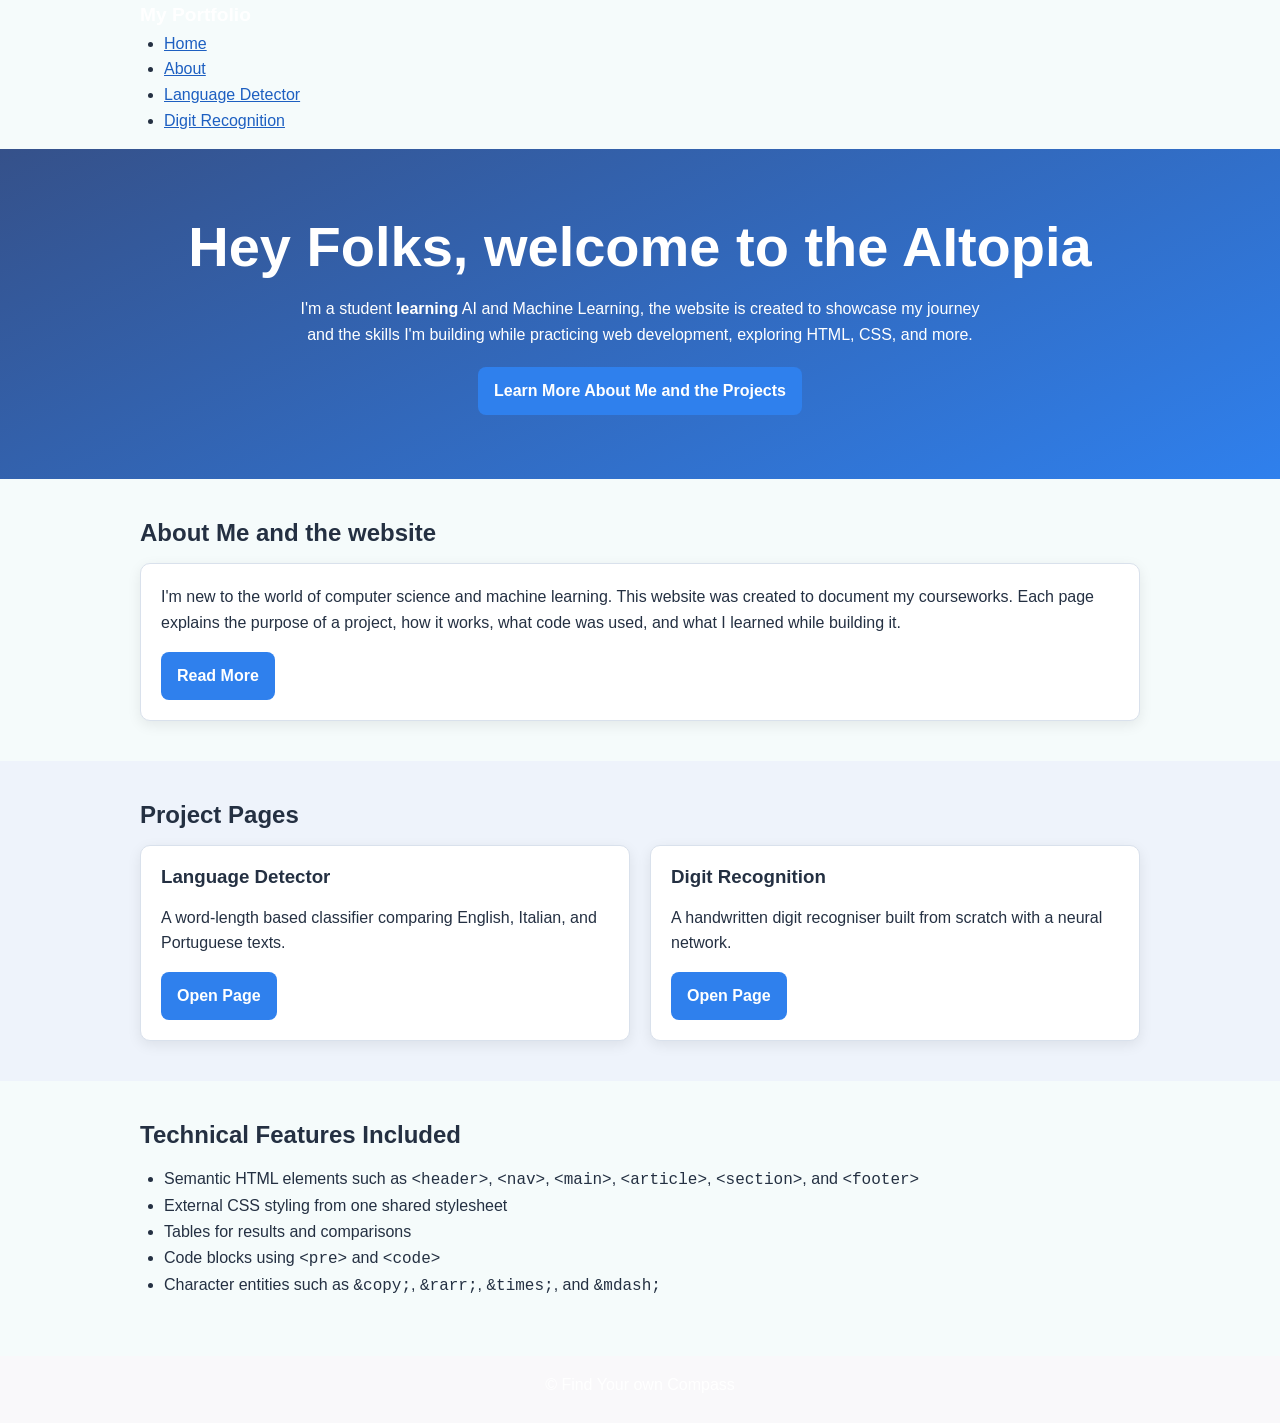
<file: index.html>
<!DOCTYPE html>
<html lang="en">
<head>
    <meta charset="UTF-8">
    <meta name="viewport" content="width=device-width, initial-scale=1.0">
    <meta name="description" content="My AI and Machine Learning Sandbox">
    <title>Project Documentation</title>
    <link rel="stylesheet" href="styles.css">
</head>
<body>
    <header>
        <div class="container header-content">
            <a href="index.html" class="logo">My Portfolio</a>
            <nav class="main-nav">
                <ul>
                    <li><a href="index.html">Home</a></li>
                    <li><a href="about.html">About</a></li>
                    <li><a href="language.html">Language Detector</a></li>
                    <li><a href="digit.html">Digit Recognition</a></li>
                </ul>
            </nav>
        </div>
    </header>

    <main>
        <section class="hero">
            <div class="container">
                <h1>Hey Folks, welcome to the AItopia</h1>
                <p class="hero-text">
                    I'm a student <strong>learning</strong> AI and Machine Learning, the website is created to showcase my journey and the skills I'm building while practicing web development, exploring HTML, CSS, and more.
                </p>
                <a href="about.html" class="btn btn-primary">Learn More About Me and the Projects</a>
            </div>
        </section>

        <section class="section">
            <div class="container">
                <h2>About Me and the website</h2>
                <div class="card">
                    <p>I'm new to the world of computer science and machine learning. This website was created to document my courseworks. Each page explains the purpose of a project, how it works, what code was used, and what I learned while building it.</p> 
                    <a href="abut.html" class="btn">Read More</a>
                </div>
            </div>
        </section>

        <section class="section alt-section">
            <div class="container">
                <h2>Project Pages</h2>
                <div class="card-grid">
                    <article class="card">
                        <h3>Language Detector</h3>
                        <p>A word-length based classifier comparing English, Italian, and Portuguese texts.</p>
                        <a href="language.html" class="btn">Open Page</a>
                    </article>
                    <article class="card">
                        <h3>Digit Recognition</h3>
                        <p>A handwritten digit recogniser built from scratch with a neural network.</p>
                        <a href="digits.html" class="btn">Open Page</a>
                    </article>
                </div>
            </div>
        </section>

        <section class="section">

    <div class="container">
        <h2>Technical Features Included</h2>
        <ul>
            <li>Semantic HTML elements such as <code>&lt;header&gt;</code>, <code>&lt;nav&gt;</code>, <code>&lt;main&gt;</code>, <code>&lt;article&gt;</code>, <code>&lt;section&gt;</code>, and <code>&lt;footer&gt;</code></li>
            <li>External CSS styling from one shared stylesheet</li>
            <li>Tables for results and comparisons</li>
            <li>Code blocks using <code>&lt;pre&gt;</code> and <code>&lt;code&gt;</code></li>
            <li>Character entities such as <code>&amp;copy;</code>, <code>&amp;rarr;</code>, <code>&amp;times;</code>, and <code>&amp;mdash;</code></li>
        </ul>
    </div>
</section>
    </main>

    <footer class="site-footer">
        <div class="container">
            <p>© Find Your own Compass</p>
        </div>
    </footer>
</body>
</html>
</file>
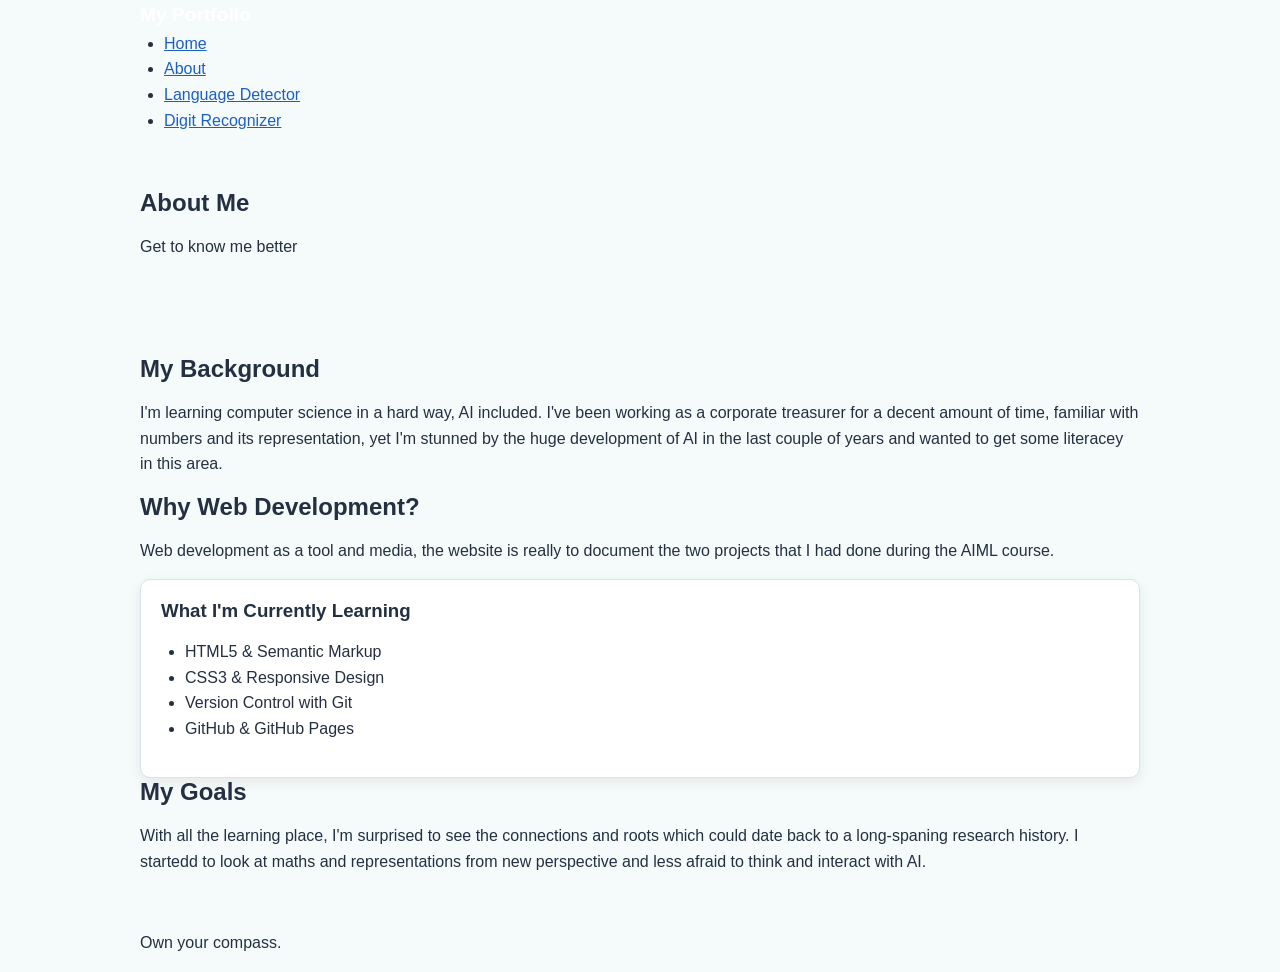
<file: about.html>
<!DOCTYPE html>
<html lang="en">
<head>
    <meta charset="UTF-8">
    <meta name="viewport" content="width=device-width, initial-scale=1.0">
    <meta name="description" content="Learn more about me and my journey">
    <title>About Me | My Projects</title>
    <link rel="stylesheet" href="styles.css">
</head>

<body>
    <header>
        <div class="container header-content">
            <a href="index.html" class="logo">My Portfolio</a>
            <nav class="main-nav">
                <ul>
                    <li><a href="index.html">Home</a></li>
                    <li><a href="about.html" class="active">About</a></li>
                    <li><a href="language.html">Language Detector</a></li>
                    <li><a href="digits.html">Digit Recognizer</a></li>
                </ul>
            </nav>
        </div>
    </header>

    <main>
        <section class="section page-header">
            <div class="container">
                <h1>About Me</h1>
                <p class="page-subtitle">Get to know me better</p>
            </div>
        </section>

        <section class="section">
            <div class="container">
                <article class="about-content">
                    <h2>My Background</h2>
                    <p>
                        I'm learning computer science in a hard way, AI included. I've been working as a corporate treasurer for a decent amount of time, familiar with numbers and its representation, yet I'm stunned by the huge development of AI in the last couple of years and wanted to get some literacey in this area.
                    </p>
                    <h2>Why Web Development?</h2>
                    <p>
                        Web development as a tool and media, the website is really to document the two projects that I had done during the AIML course.
                    </p>

                    <div class="card">
                        <h3>What I'm Currently Learning</h3>

                        <ul class="skills-list">
                            <li>HTML5 & Semantic Markup</li>
                            <li>CSS3 & Responsive Design</li>
                            <li>Version Control with Git</li>
                            <li>GitHub & GitHub Pages</li>
                        </ul>
                    </div>

                    <h2>My Goals</h2>

                    <p>
                        With all the learning place, I'm surprised to see the connections and roots which could date back to a long-spaning research history. I startedd to look at maths and representations from new perspective and less afraid to think and interact with AI.
                    </p>

                </article>
            </div>
        </section>
    </main>

    <footer>
        <div class="container">
            <p>Own your compass.</p>
        </div>
    </footer>
</body>
</html>
</file>
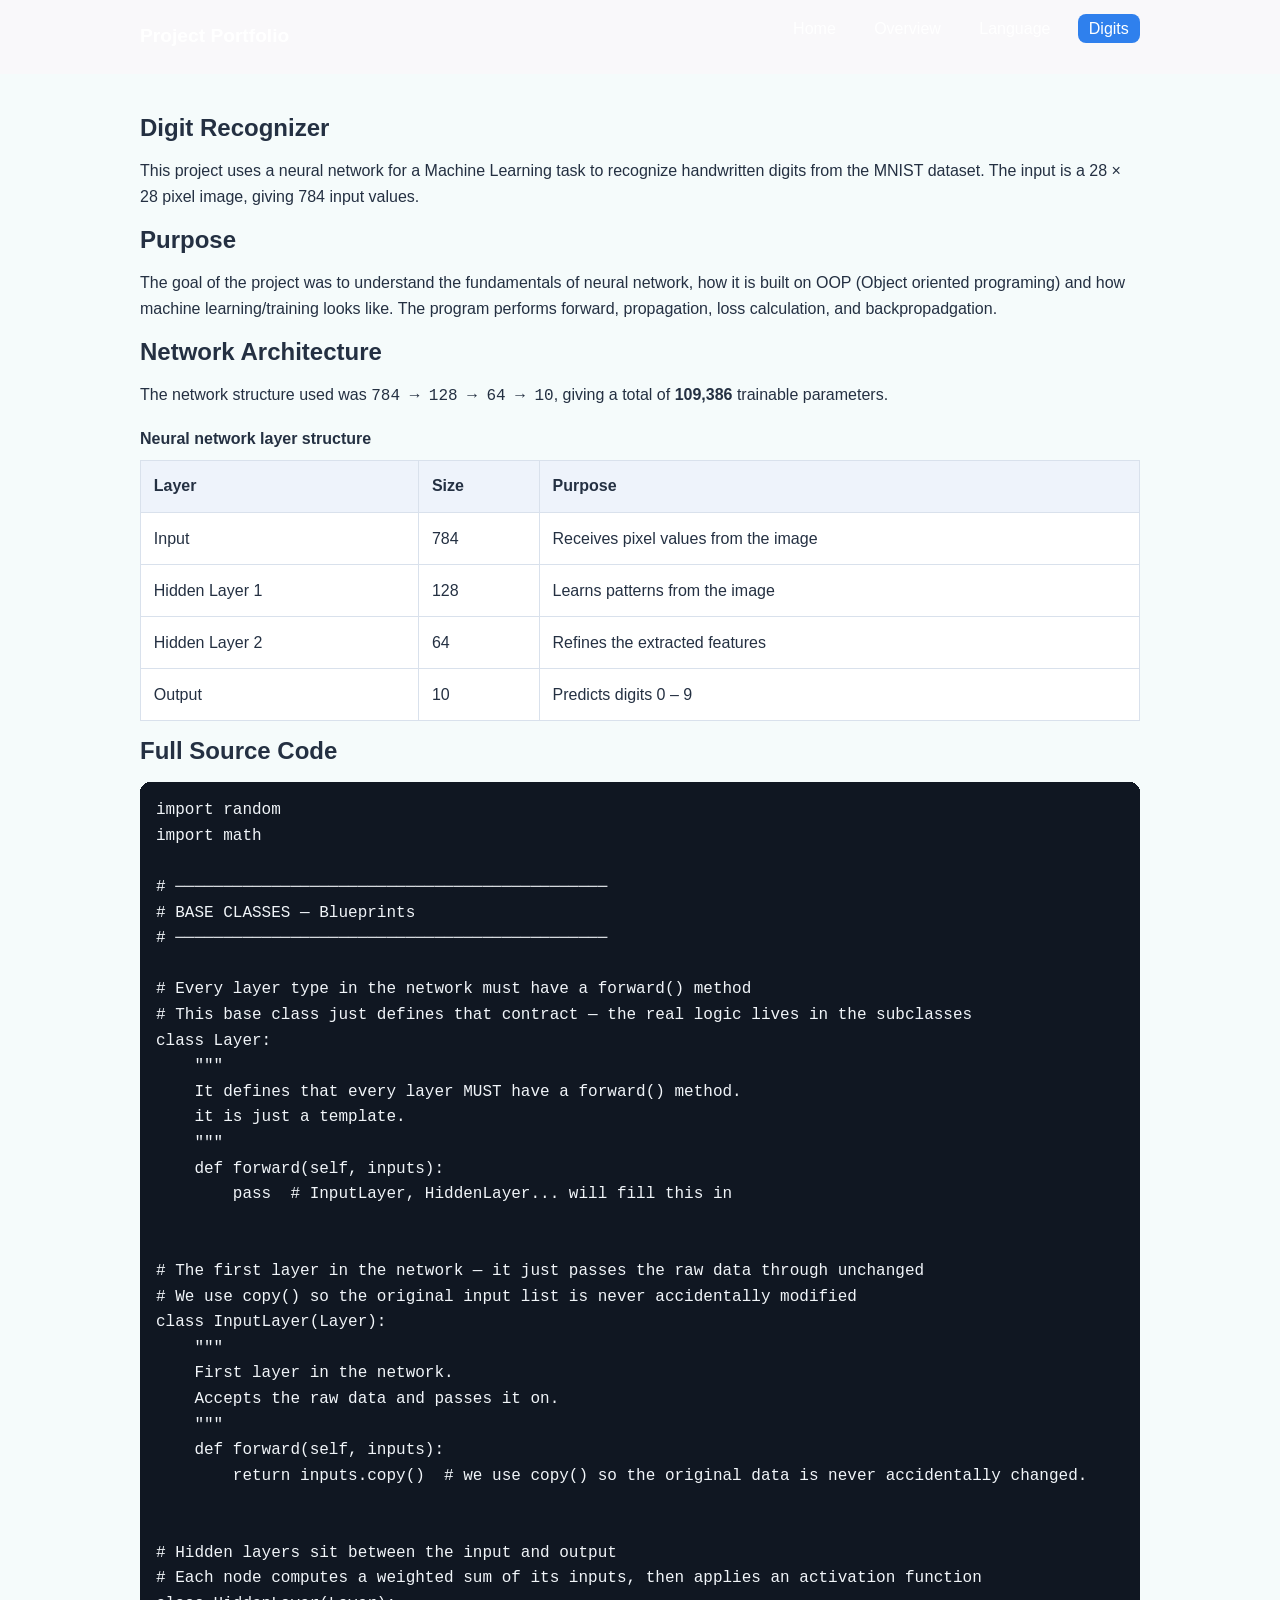
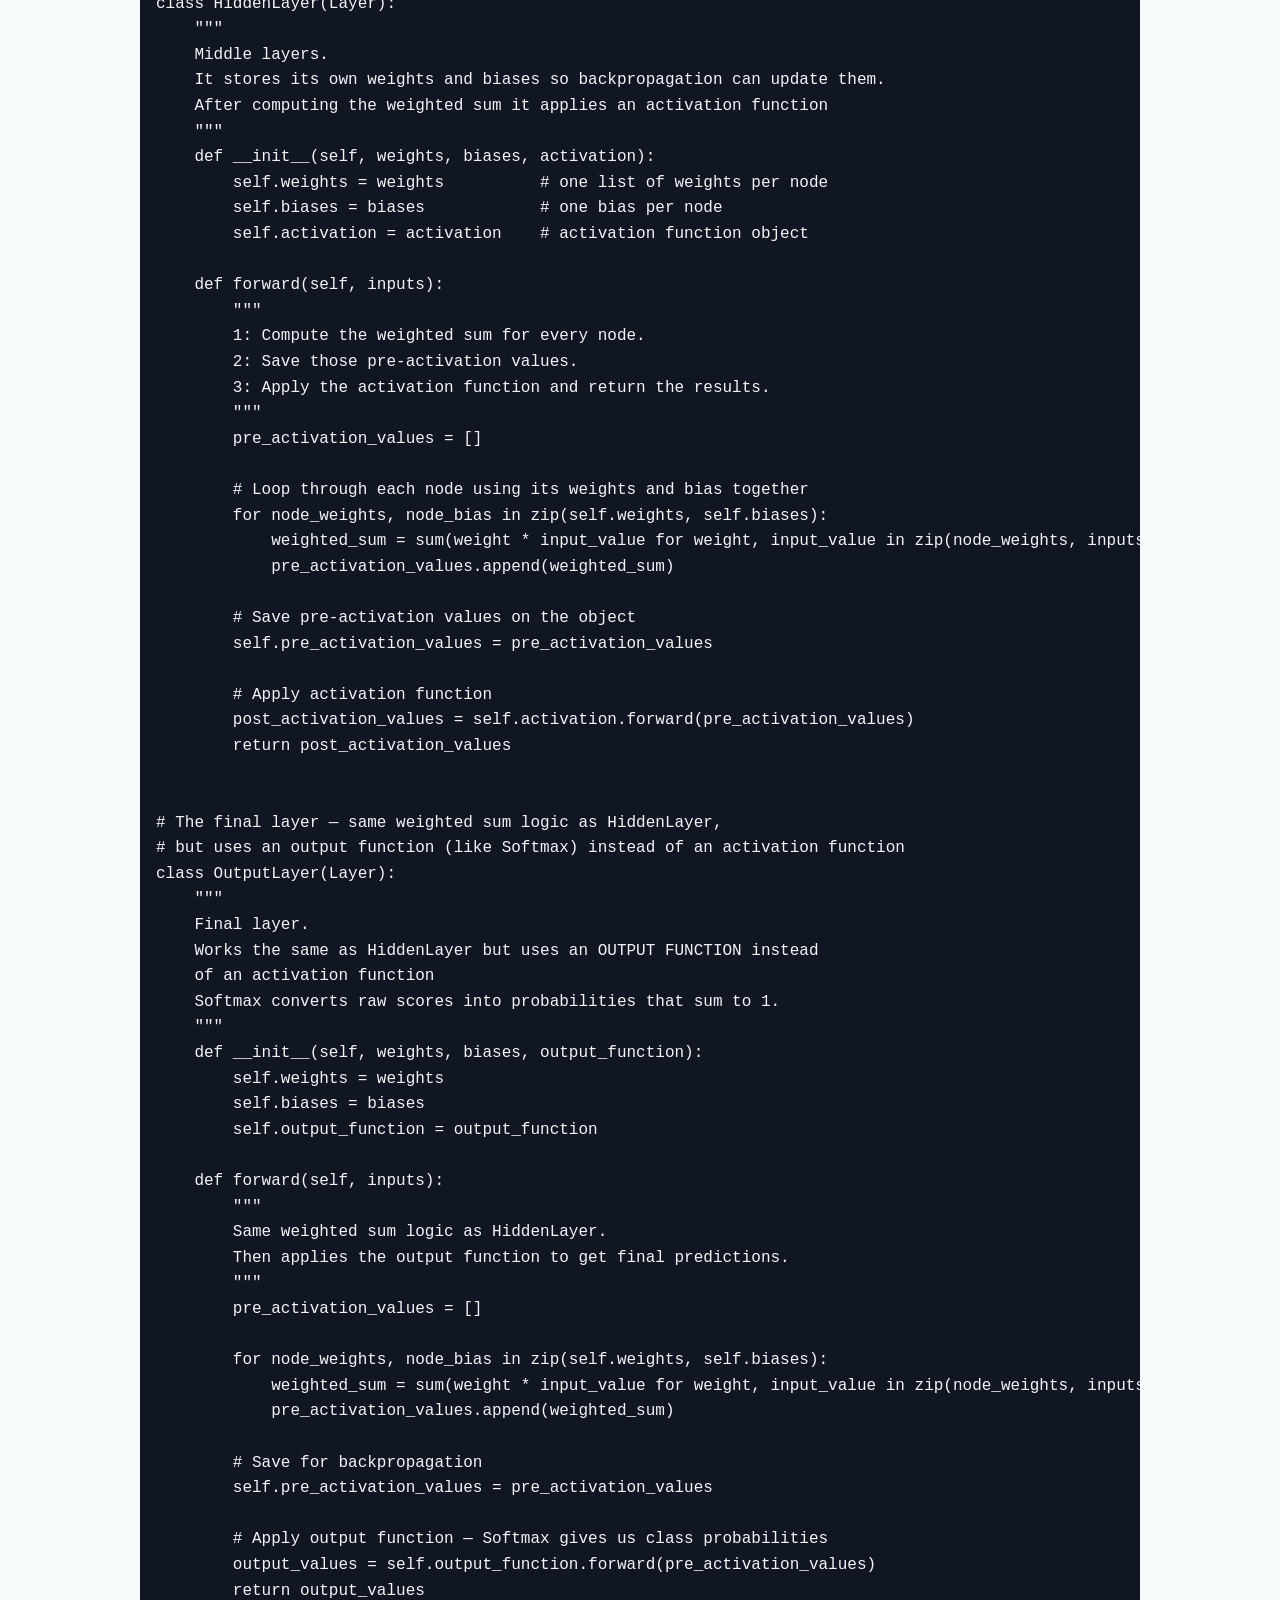
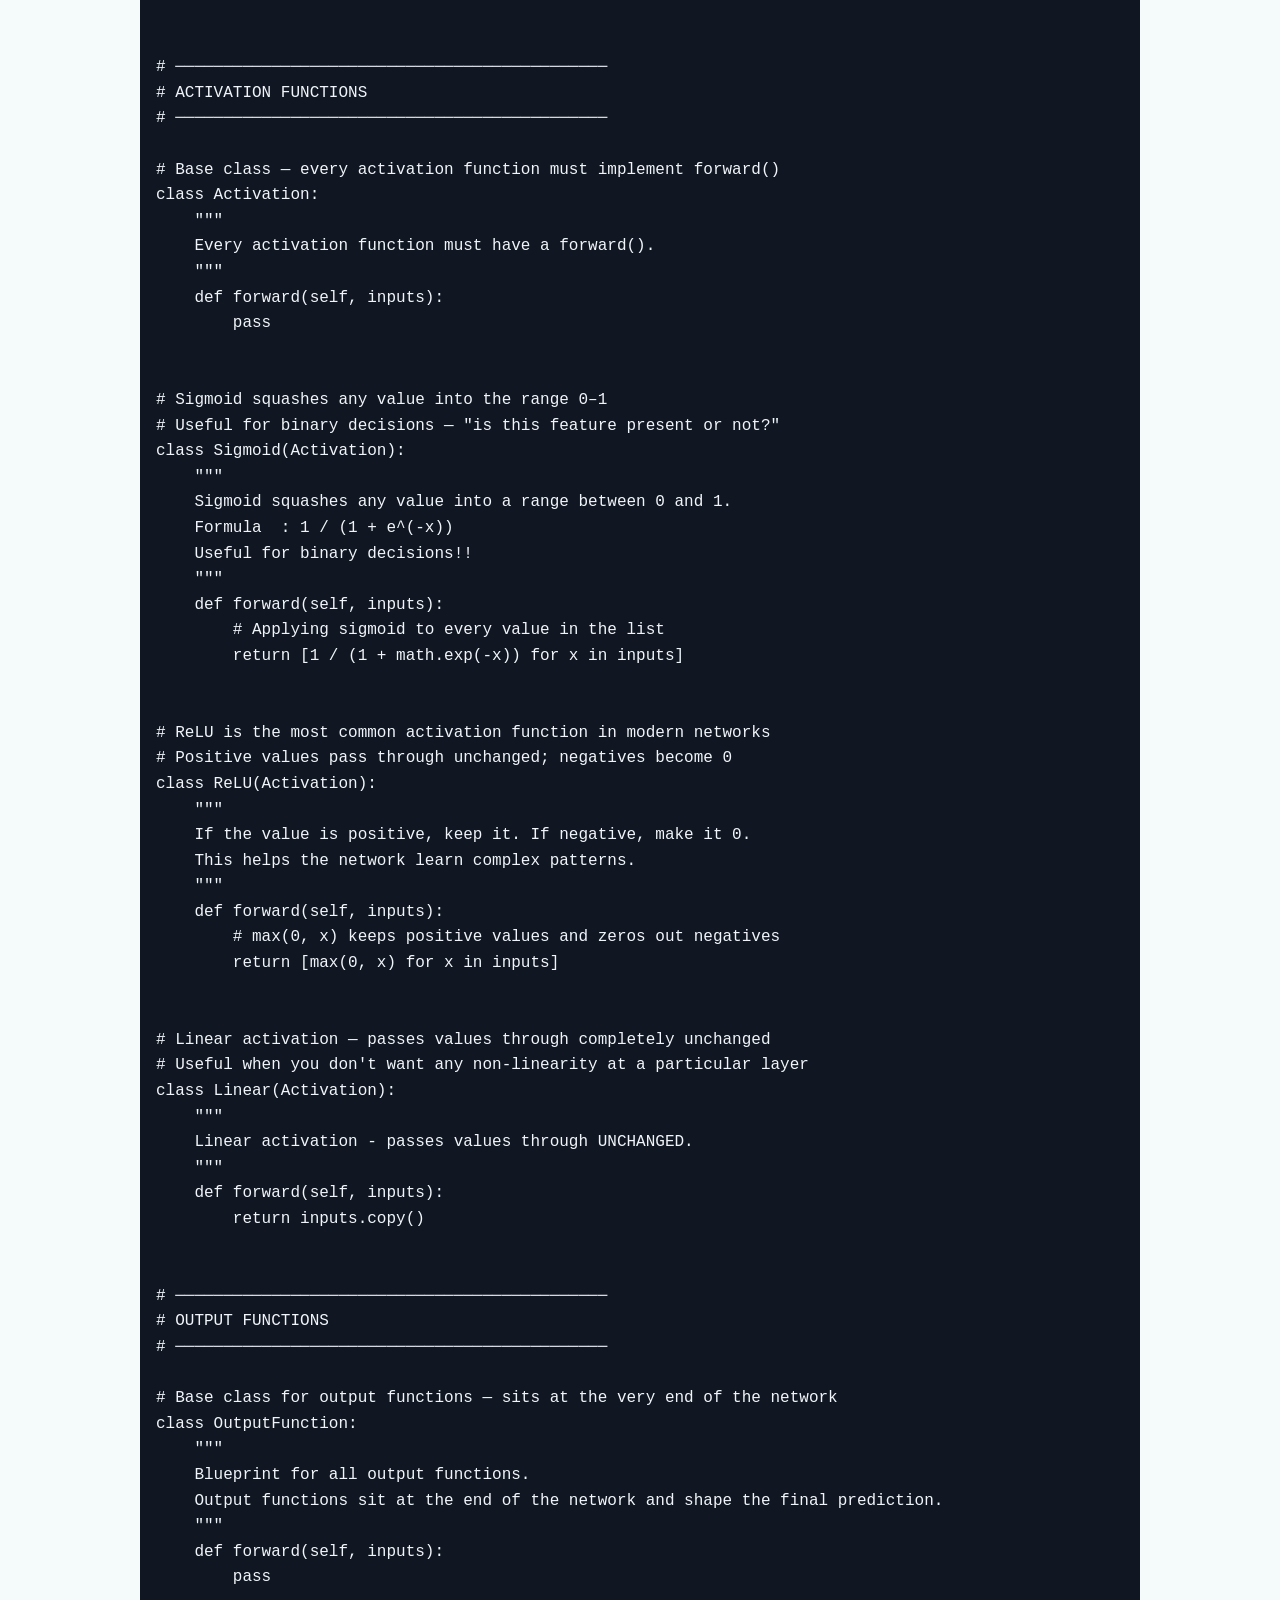
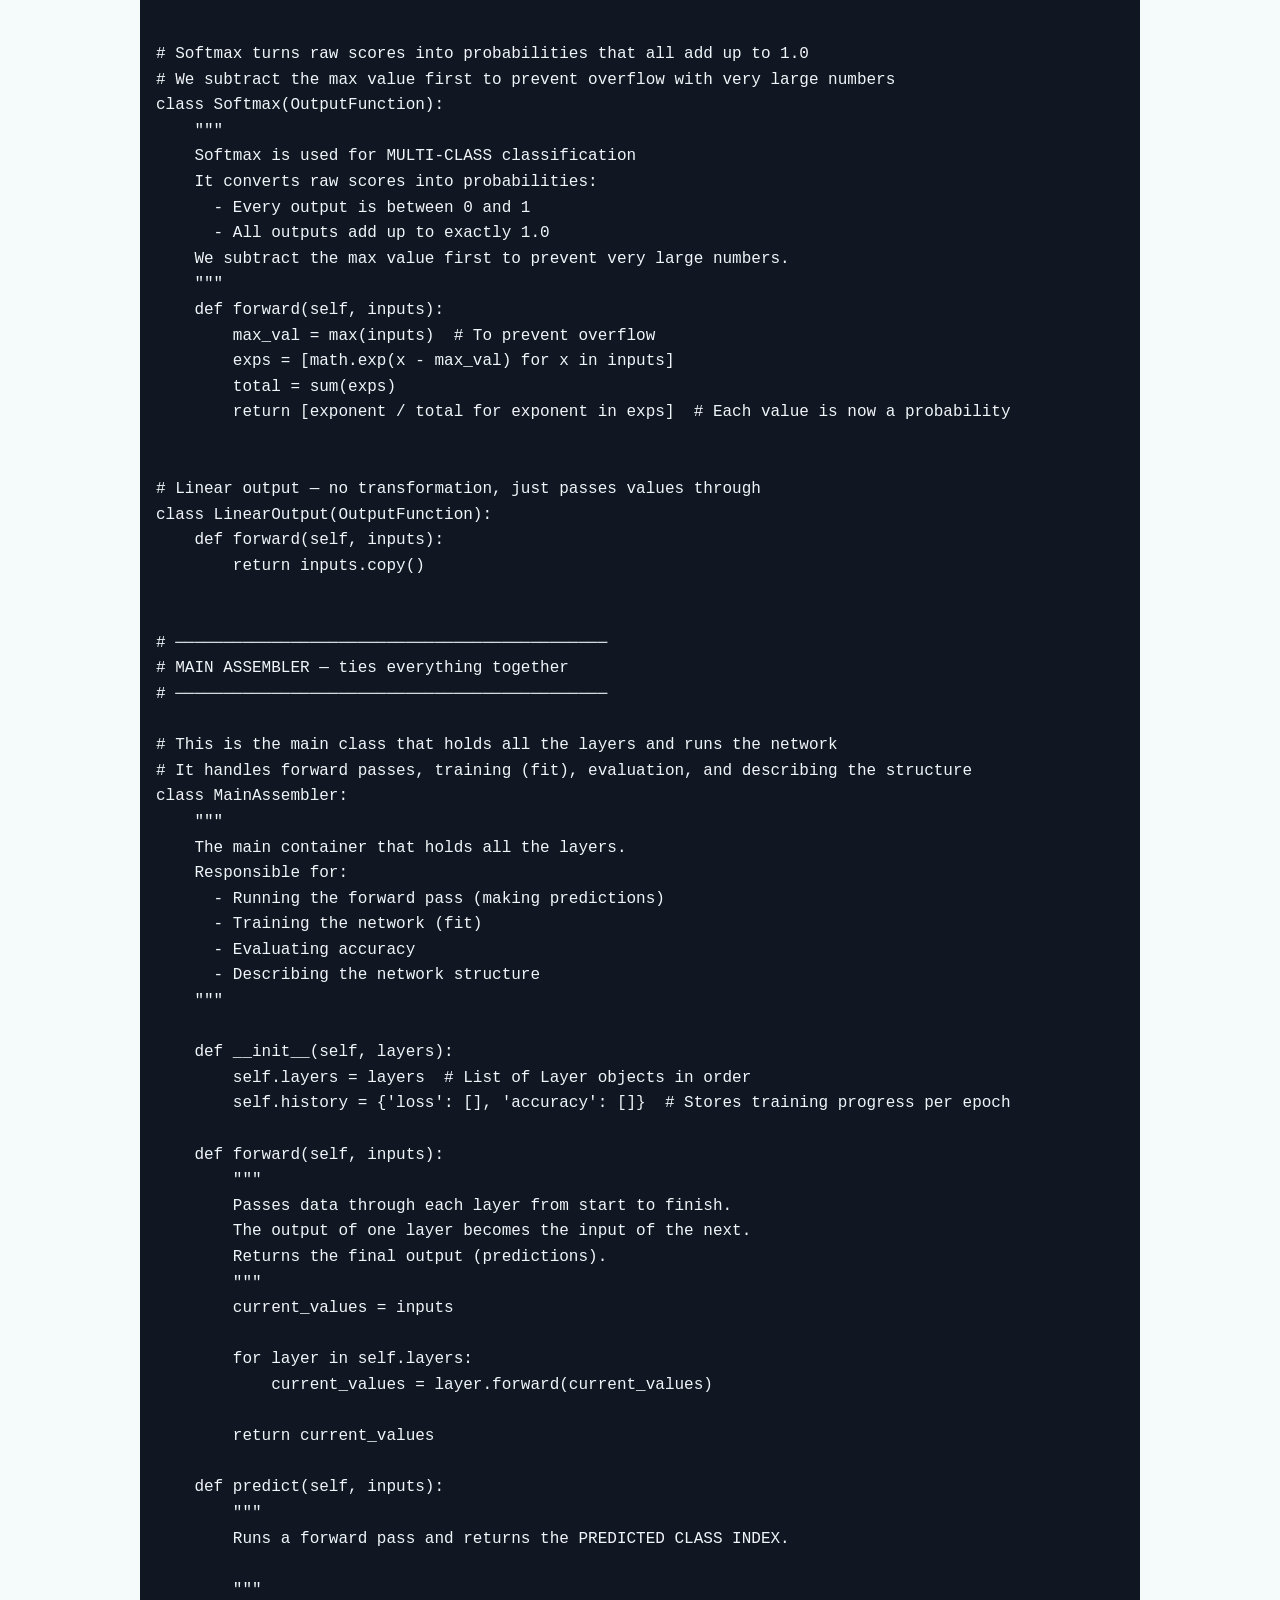
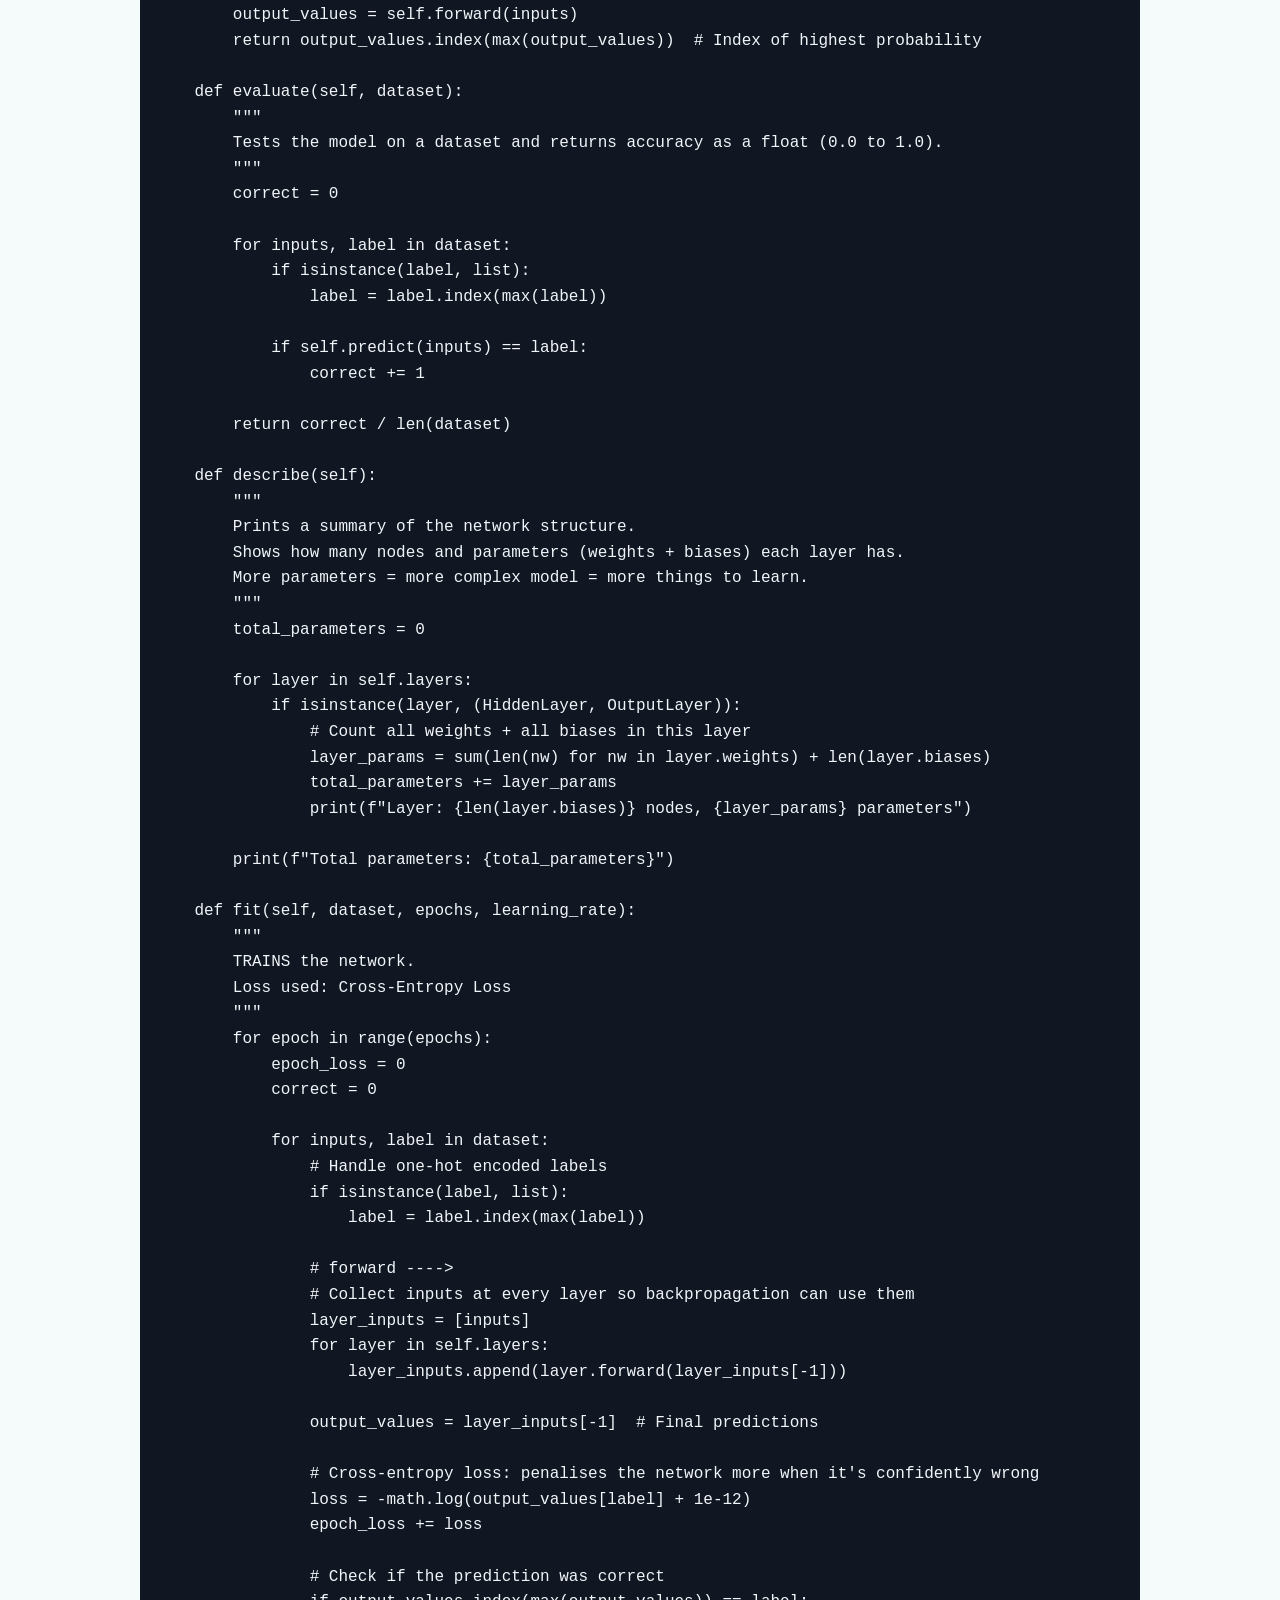
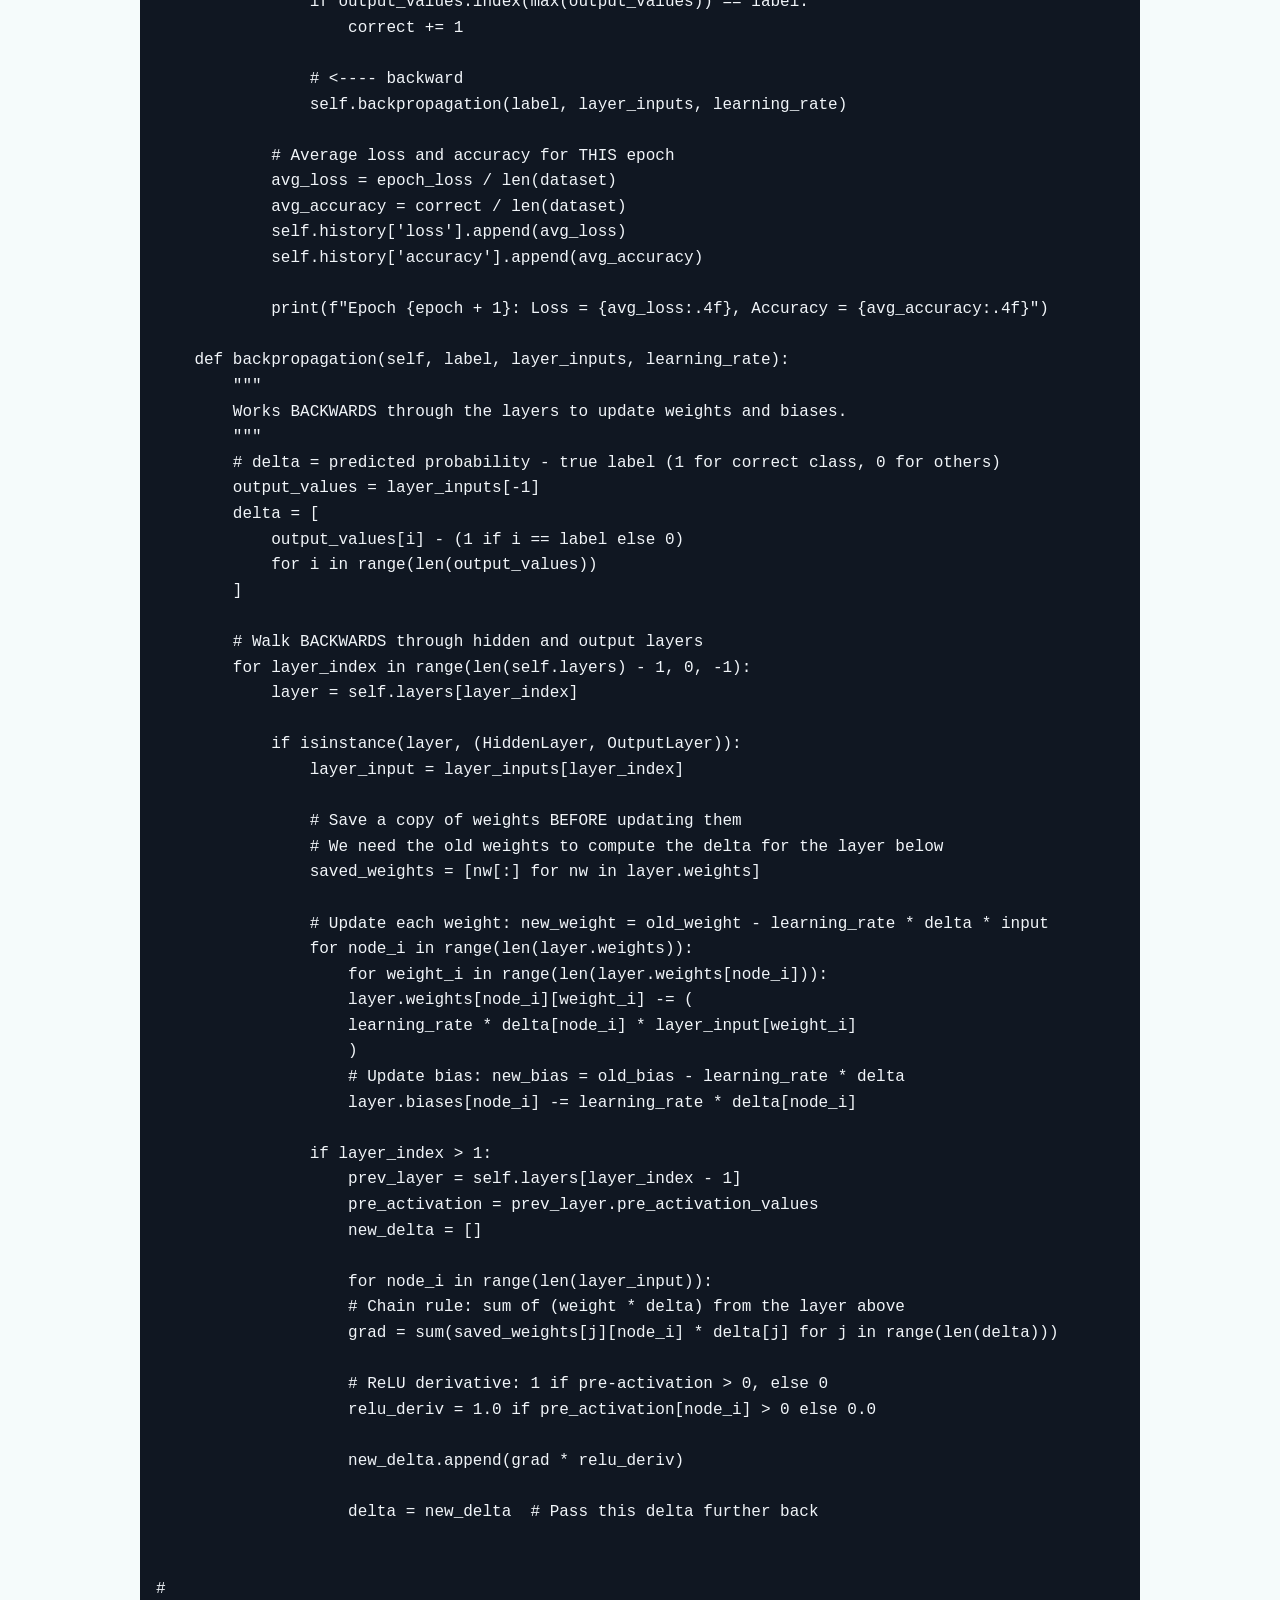
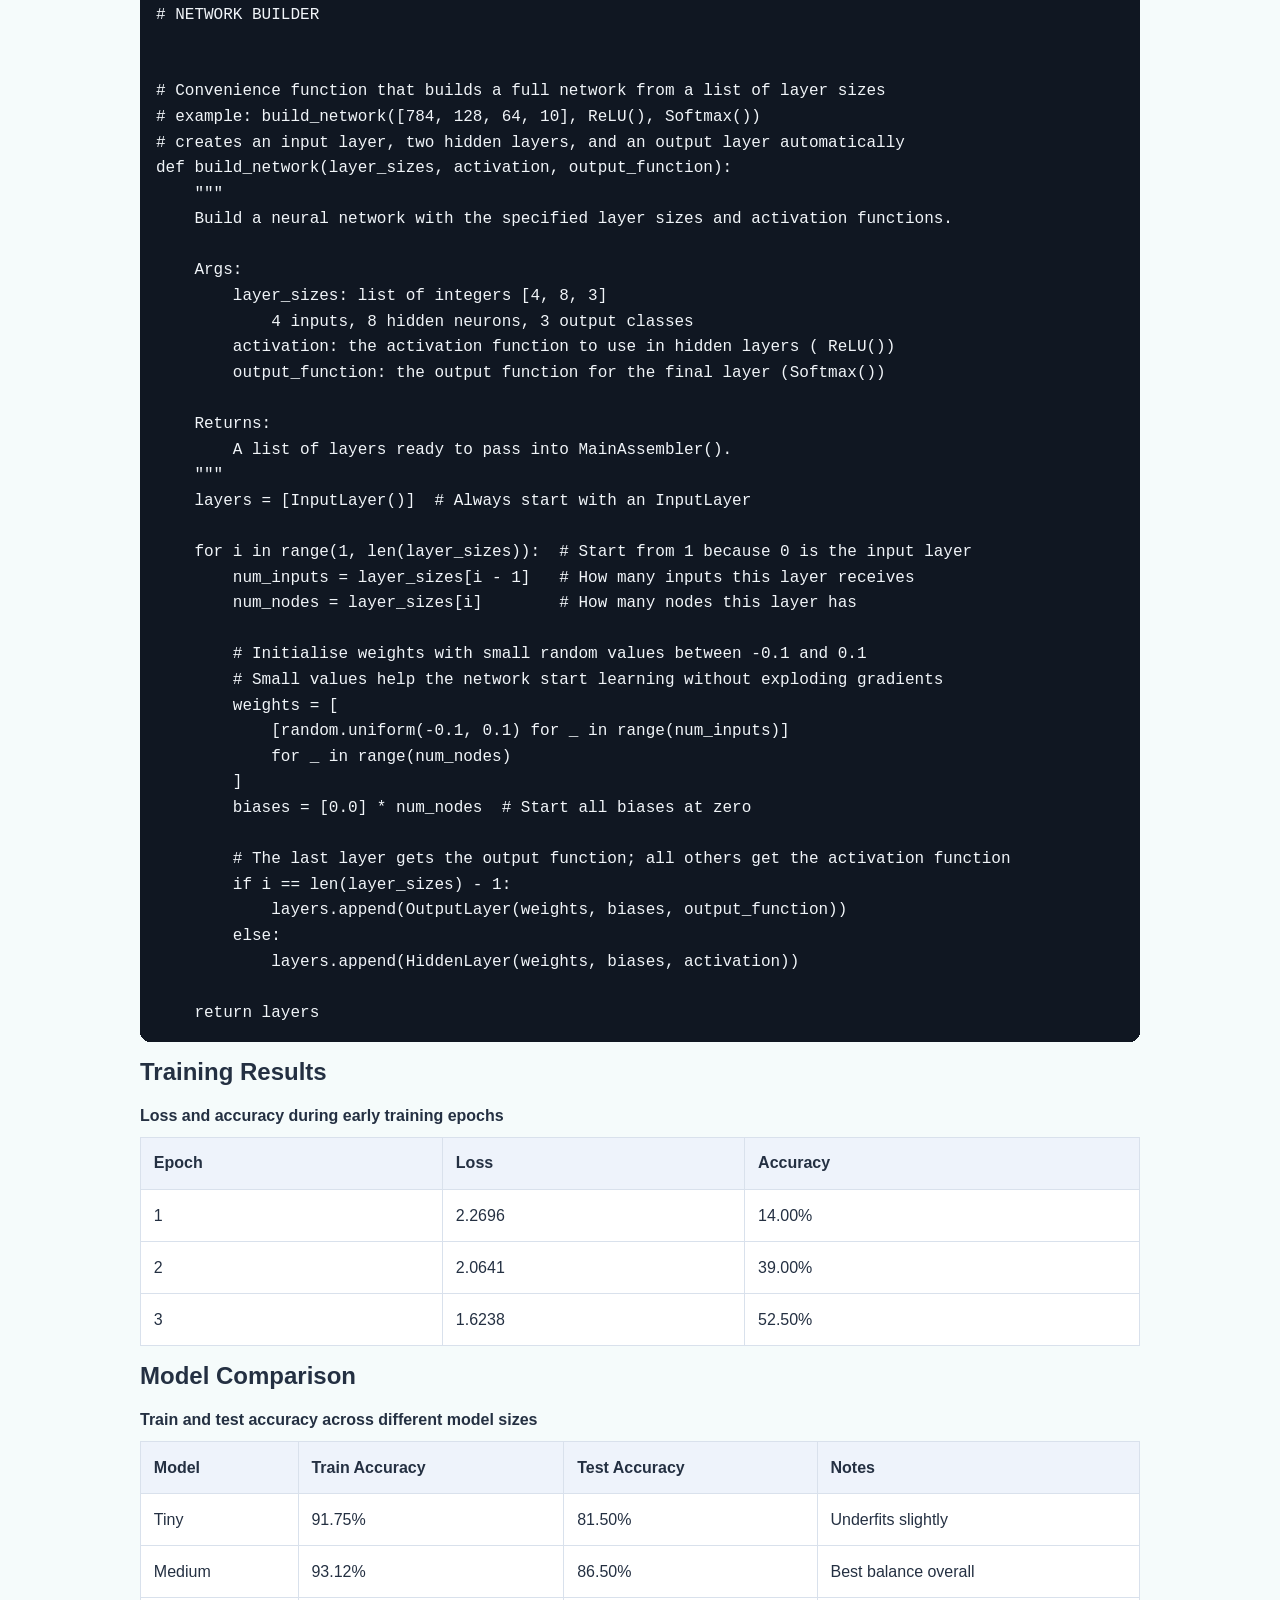
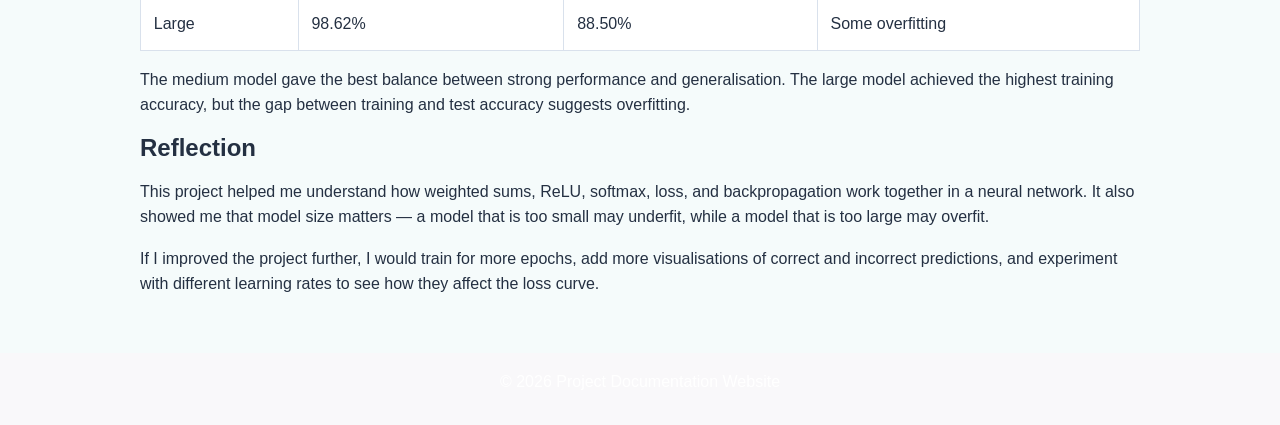
<file: digits.html>
<!DOCTYPE html>
<html lang="en">
<head>
    <meta charset="UTF-8">
    <meta name="viewport" content="width=device-width, initial-scale=1.0">
    <meta name="description" content="Documentation for the Digit Analyzer neural network project">
    <title>Digit Analyzer</title>
    <link rel="stylesheet" href="styles.css">
</head>
<body>
    <header class="site-header">
        <div class="container">
            <a href="index.html" class="logo">Project Portfolio</a>
            <nav aria-label="Main navigation">
                <ul class="nav-list">
                    <li><a href="index.html">Home</a></li>
                    <li><a href="about.html">Overview</a></li>
                    <li><a href="language.html">Language</a></li>
                    <li><a href="digits.html" class="active">Digits</a></li>
                </ul>
            </nav>
        </div>
    </header>

    <main class="container">
        <article class="page-content">
            <h1>Digit Recognizer</h1>
            <p>This project uses a neural network for a Machine Learning task to recognize handwritten digits from the MNIST dataset. The input is a 28 × 28 pixel image, giving 784 input values.</p>

            <section>
                <h2>Purpose</h2>
                <p>The goal of the project was to understand the fundamentals of neural network, how it is built on OOP (Object oriented programing) and how machine learning/training looks like. The program performs forward, propagation, loss calculation, and backpropadgation.</p>
            </section>

            <section>
                <h2>Network Architecture</h2>
                <p>The network structure used was <code>784 → 128 → 64 → 10</code>, giving a total of <strong>109,386</strong> trainable parameters.</p>
                <table>
                    <caption>Neural network layer structure</caption>
                    <thead>
                    <tr><th>Layer</th><th>Size</th><th>Purpose</th></tr>
                    </thead>
                    <tbody>
                    <tr><td>Input</td><td>784</td><td>Receives pixel values from the image</td></tr>
                    <tr><td>Hidden Layer 1</td><td>128</td><td>Learns patterns from the image</td></tr>
                    <tr><td>Hidden Layer 2</td><td>64</td><td>Refines the extracted features</td></tr>
                    <tr><td>Output</td><td>10</td><td>Predicts digits 0 – 9</td></tr>
                    </tbody>
                </table>
            </section>

            <section>
                <h2>Full Source Code</h2>

                <pre><code>import random
import math

# ─────────────────────────────────────────────
# BASE CLASSES — Blueprints
# ─────────────────────────────────────────────

# Every layer type in the network must have a forward() method
# This base class just defines that contract — the real logic lives in the subclasses
class Layer:
    """
    It defines that every layer MUST have a forward() method.
    it is just a template.
    """
    def forward(self, inputs):
        pass  # InputLayer, HiddenLayer... will fill this in


# The first layer in the network — it just passes the raw data through unchanged
# We use copy() so the original input list is never accidentally modified
class InputLayer(Layer):
    """
    First layer in the network.
    Accepts the raw data and passes it on.
    """
    def forward(self, inputs):
        return inputs.copy()  # we use copy() so the original data is never accidentally changed.


# Hidden layers sit between the input and output
# Each node computes a weighted sum of its inputs, then applies an activation function
class HiddenLayer(Layer):
    """
    Middle layers.
    It stores its own weights and biases so backpropagation can update them.
    After computing the weighted sum it applies an activation function
    """
    def __init__(self, weights, biases, activation):
        self.weights = weights          # one list of weights per node
        self.biases = biases            # one bias per node
        self.activation = activation    # activation function object

    def forward(self, inputs):
        """
        1: Compute the weighted sum for every node.
        2: Save those pre-activation values.
        3: Apply the activation function and return the results.
        """
        pre_activation_values = []

        # Loop through each node using its weights and bias together
        for node_weights, node_bias in zip(self.weights, self.biases):
            weighted_sum = sum(weight * input_value for weight, input_value in zip(node_weights, inputs)) + node_bias
            pre_activation_values.append(weighted_sum)

        # Save pre-activation values on the object
        self.pre_activation_values = pre_activation_values

        # Apply activation function
        post_activation_values = self.activation.forward(pre_activation_values)
        return post_activation_values


# The final layer — same weighted sum logic as HiddenLayer,
# but uses an output function (like Softmax) instead of an activation function
class OutputLayer(Layer):
    """
    Final layer.
    Works the same as HiddenLayer but uses an OUTPUT FUNCTION instead
    of an activation function
    Softmax converts raw scores into probabilities that sum to 1.
    """
    def __init__(self, weights, biases, output_function):
        self.weights = weights
        self.biases = biases
        self.output_function = output_function

    def forward(self, inputs):
        """
        Same weighted sum logic as HiddenLayer.
        Then applies the output function to get final predictions.
        """
        pre_activation_values = []

        for node_weights, node_bias in zip(self.weights, self.biases):
            weighted_sum = sum(weight * input_value for weight, input_value in zip(node_weights, inputs)) + node_bias
            pre_activation_values.append(weighted_sum)

        # Save for backpropagation
        self.pre_activation_values = pre_activation_values

        # Apply output function — Softmax gives us class probabilities
        output_values = self.output_function.forward(pre_activation_values)
        return output_values


# ─────────────────────────────────────────────
# ACTIVATION FUNCTIONS
# ─────────────────────────────────────────────

# Base class — every activation function must implement forward()
class Activation:
    """
    Every activation function must have a forward().
    """
    def forward(self, inputs):
        pass


# Sigmoid squashes any value into the range 0–1
# Useful for binary decisions — "is this feature present or not?"
class Sigmoid(Activation):
    """
    Sigmoid squashes any value into a range between 0 and 1.
    Formula  : 1 / (1 + e^(-x))
    Useful for binary decisions!!
    """
    def forward(self, inputs):
        # Applying sigmoid to every value in the list
        return [1 / (1 + math.exp(-x)) for x in inputs]


# ReLU is the most common activation function in modern networks
# Positive values pass through unchanged; negatives become 0
class ReLU(Activation):
    """
    If the value is positive, keep it. If negative, make it 0.
    This helps the network learn complex patterns.
    """
    def forward(self, inputs):
        # max(0, x) keeps positive values and zeros out negatives
        return [max(0, x) for x in inputs]


# Linear activation — passes values through completely unchanged
# Useful when you don't want any non-linearity at a particular layer
class Linear(Activation):
    """
    Linear activation - passes values through UNCHANGED.
    """
    def forward(self, inputs):
        return inputs.copy()


# ─────────────────────────────────────────────
# OUTPUT FUNCTIONS
# ─────────────────────────────────────────────

# Base class for output functions — sits at the very end of the network
class OutputFunction:
    """
    Blueprint for all output functions.
    Output functions sit at the end of the network and shape the final prediction.
    """
    def forward(self, inputs):
        pass


# Softmax turns raw scores into probabilities that all add up to 1.0
# We subtract the max value first to prevent overflow with very large numbers
class Softmax(OutputFunction):
    """
    Softmax is used for MULTI-CLASS classification
    It converts raw scores into probabilities:
      - Every output is between 0 and 1
      - All outputs add up to exactly 1.0
    We subtract the max value first to prevent very large numbers.
    """
    def forward(self, inputs):
        max_val = max(inputs)  # To prevent overflow
        exps = [math.exp(x - max_val) for x in inputs]
        total = sum(exps)
        return [exponent / total for exponent in exps]  # Each value is now a probability


# Linear output — no transformation, just passes values through
class LinearOutput(OutputFunction):
    def forward(self, inputs):
        return inputs.copy()


# ─────────────────────────────────────────────
# MAIN ASSEMBLER — ties everything together
# ─────────────────────────────────────────────

# This is the main class that holds all the layers and runs the network
# It handles forward passes, training (fit), evaluation, and describing the structure
class MainAssembler:
    """
    The main container that holds all the layers.
    Responsible for:
      - Running the forward pass (making predictions)
      - Training the network (fit)
      - Evaluating accuracy
      - Describing the network structure
    """

    def __init__(self, layers):
        self.layers = layers  # List of Layer objects in order
        self.history = {'loss': [], 'accuracy': []}  # Stores training progress per epoch

    def forward(self, inputs):
        """
        Passes data through each layer from start to finish.
        The output of one layer becomes the input of the next.
        Returns the final output (predictions).
        """
        current_values = inputs

        for layer in self.layers:
            current_values = layer.forward(current_values)

        return current_values

    def predict(self, inputs):
        """
        Runs a forward pass and returns the PREDICTED CLASS INDEX.
    
        """
        output_values = self.forward(inputs)
        return output_values.index(max(output_values))  # Index of highest probability

    def evaluate(self, dataset):
        """
        Tests the model on a dataset and returns accuracy as a float (0.0 to 1.0).
        """
        correct = 0

        for inputs, label in dataset:
            if isinstance(label, list):
                label = label.index(max(label))

            if self.predict(inputs) == label:
                correct += 1

        return correct / len(dataset)

    def describe(self):
        """
        Prints a summary of the network structure.
        Shows how many nodes and parameters (weights + biases) each layer has.
        More parameters = more complex model = more things to learn.
        """
        total_parameters = 0

        for layer in self.layers:
            if isinstance(layer, (HiddenLayer, OutputLayer)):
                # Count all weights + all biases in this layer
                layer_params = sum(len(nw) for nw in layer.weights) + len(layer.biases)
                total_parameters += layer_params
                print(f"Layer: {len(layer.biases)} nodes, {layer_params} parameters")

        print(f"Total parameters: {total_parameters}")

    def fit(self, dataset, epochs, learning_rate):
        """
        TRAINS the network.
        Loss used: Cross-Entropy Loss
        """
        for epoch in range(epochs):
            epoch_loss = 0
            correct = 0

            for inputs, label in dataset:
                # Handle one-hot encoded labels
                if isinstance(label, list):
                    label = label.index(max(label))

                # forward ---->
                # Collect inputs at every layer so backpropagation can use them
                layer_inputs = [inputs]
                for layer in self.layers:
                    layer_inputs.append(layer.forward(layer_inputs[-1]))

                output_values = layer_inputs[-1]  # Final predictions

                # Cross-entropy loss: penalises the network more when it's confidently wrong
                loss = -math.log(output_values[label] + 1e-12)
                epoch_loss += loss

                # Check if the prediction was correct
                if output_values.index(max(output_values)) == label:
                    correct += 1

                # <---- backward
                self.backpropagation(label, layer_inputs, learning_rate)

            # Average loss and accuracy for THIS epoch
            avg_loss = epoch_loss / len(dataset)
            avg_accuracy = correct / len(dataset)
            self.history['loss'].append(avg_loss)
            self.history['accuracy'].append(avg_accuracy)

            print(f"Epoch {epoch + 1}: Loss = {avg_loss:.4f}, Accuracy = {avg_accuracy:.4f}")

    def backpropagation(self, label, layer_inputs, learning_rate):
        """
        Works BACKWARDS through the layers to update weights and biases.
        """
        # delta = predicted probability - true label (1 for correct class, 0 for others)
        output_values = layer_inputs[-1]
        delta = [
            output_values[i] - (1 if i == label else 0)
            for i in range(len(output_values))
        ]

        # Walk BACKWARDS through hidden and output layers
        for layer_index in range(len(self.layers) - 1, 0, -1):
            layer = self.layers[layer_index]

            if isinstance(layer, (HiddenLayer, OutputLayer)):
                layer_input = layer_inputs[layer_index]

                # Save a copy of weights BEFORE updating them
                # We need the old weights to compute the delta for the layer below
                saved_weights = [nw[:] for nw in layer.weights]

                # Update each weight: new_weight = old_weight - learning_rate * delta * input
                for node_i in range(len(layer.weights)):
                    for weight_i in range(len(layer.weights[node_i])):
                    layer.weights[node_i][weight_i] -= (
                    learning_rate * delta[node_i] * layer_input[weight_i]
                    )
                    # Update bias: new_bias = old_bias - learning_rate * delta
                    layer.biases[node_i] -= learning_rate * delta[node_i]

                if layer_index > 1:
                    prev_layer = self.layers[layer_index - 1]
                    pre_activation = prev_layer.pre_activation_values
                    new_delta = []

                    for node_i in range(len(layer_input)):
                    # Chain rule: sum of (weight * delta) from the layer above
                    grad = sum(saved_weights[j][node_i] * delta[j] for j in range(len(delta)))

                    # ReLU derivative: 1 if pre-activation > 0, else 0
                    relu_deriv = 1.0 if pre_activation[node_i] > 0 else 0.0

                    new_delta.append(grad * relu_deriv)

                    delta = new_delta  # Pass this delta further back


# 
# NETWORK BUILDER


# Convenience function that builds a full network from a list of layer sizes
# example: build_network([784, 128, 64, 10], ReLU(), Softmax())
# creates an input layer, two hidden layers, and an output layer automatically
def build_network(layer_sizes, activation, output_function):
    """
    Build a neural network with the specified layer sizes and activation functions.

    Args:
        layer_sizes: list of integers [4, 8, 3]
            4 inputs, 8 hidden neurons, 3 output classes
        activation: the activation function to use in hidden layers ( ReLU())
        output_function: the output function for the final layer (Softmax())

    Returns:
        A list of layers ready to pass into MainAssembler().
    """
    layers = [InputLayer()]  # Always start with an InputLayer

    for i in range(1, len(layer_sizes)):  # Start from 1 because 0 is the input layer
        num_inputs = layer_sizes[i - 1]   # How many inputs this layer receives
        num_nodes = layer_sizes[i]        # How many nodes this layer has

        # Initialise weights with small random values between -0.1 and 0.1
        # Small values help the network start learning without exploding gradients
        weights = [
            [random.uniform(-0.1, 0.1) for _ in range(num_inputs)]
            for _ in range(num_nodes)
        ]
        biases = [0.0] * num_nodes  # Start all biases at zero

        # The last layer gets the output function; all others get the activation function
        if i == len(layer_sizes) - 1:
            layers.append(OutputLayer(weights, biases, output_function))
        else:
            layers.append(HiddenLayer(weights, biases, activation))

    return layers</code></pre>
            </section>

            <section>
                <h2>Training Results</h2>
                <table>
                    <caption>Loss and accuracy during early training epochs</caption>
                    <thead>
                    <tr><th>Epoch</th><th>Loss</th><th>Accuracy</th></tr>
                    </thead>
                    <tbody>
                    <tr><td>1</td><td>2.2696</td><td>14.00%</td></tr>
                    <tr><td>2</td><td>2.0641</td><td>39.00%</td></tr>
                    <tr><td>3</td><td>1.6238</td><td>52.50%</td></tr>
                    </tbody>
                </table>
            </section>

            <section>
                <h2>Model Comparison</h2>
                <table>
                    <caption>Train and test accuracy across different model sizes</caption>
                    <thead>
                    <tr><th>Model</th><th>Train Accuracy</th><th>Test Accuracy</th><th>Notes</th></tr>
                    </thead>
                    <tbody>
                    <tr><td>Tiny</td><td>91.75%</td><td>81.50%</td><td>Underfits slightly</td></tr>
                    <tr><td>Medium</td><td>93.12%</td><td>86.50%</td><td>Best balance overall</td></tr>
                    <tr><td>Large</td><td>98.62%</td><td>88.50%</td><td>Some overfitting</td></tr>
                    </tbody>
                </table>
                <p>The medium model gave the best balance between strong performance and generalisation. The large model achieved the highest training accuracy, but the gap between training and test accuracy suggests overfitting.</p>
            </section>

            <section>
                <h2>Reflection</h2>
                <p>This project helped me understand how weighted sums, ReLU, softmax, loss, and backpropagation work together in a neural network. It also showed me that model size matters — a model that is too small may underfit, while a model that is too large may overfit.</p>
                <p>If I improved the project further, I would train for more epochs, add more visualisations of correct and incorrect predictions, and experiment with different learning rates to see how they affect the loss curve.</p>
            </section>
        </article>
    </main>

    <footer class="site-footer">
        <div class="container">
            <p>© 2026 Project Documentation Website</p>
        </div>
    </footer>
</body>
</html>
</file>
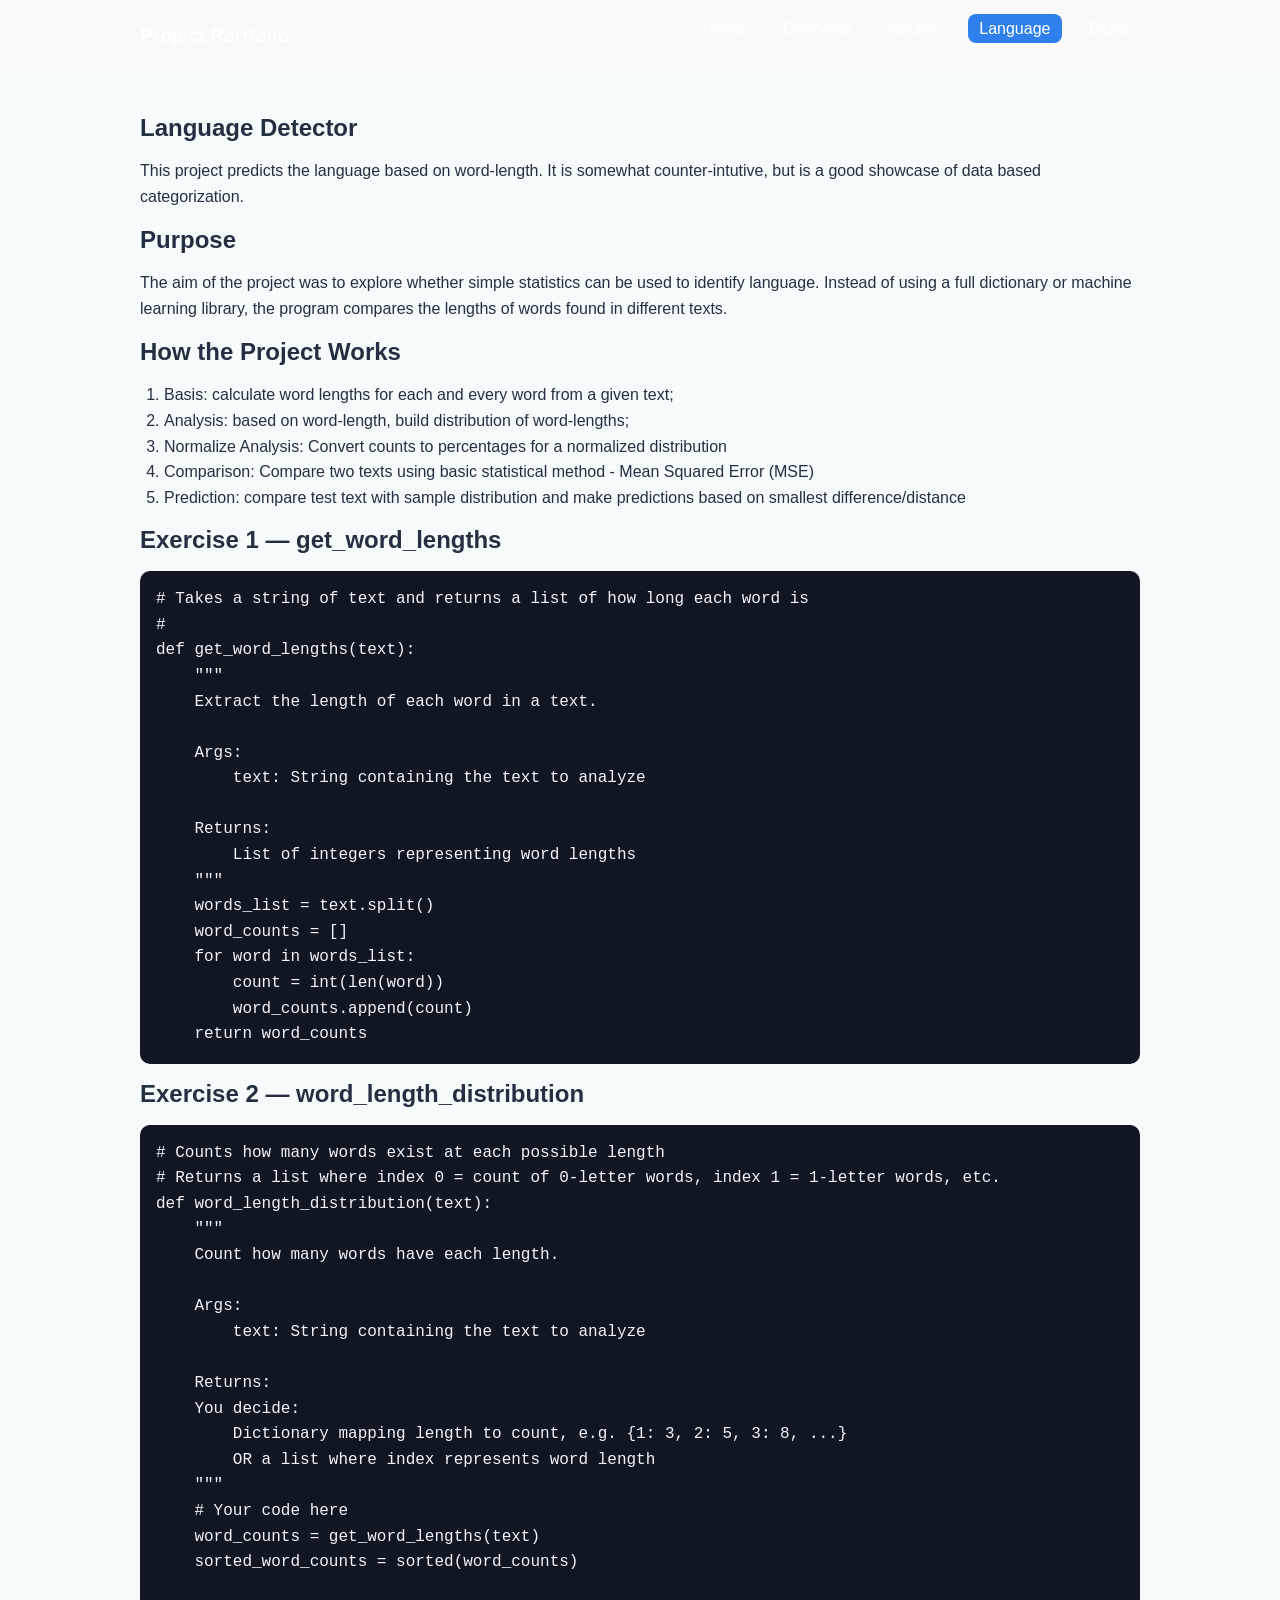
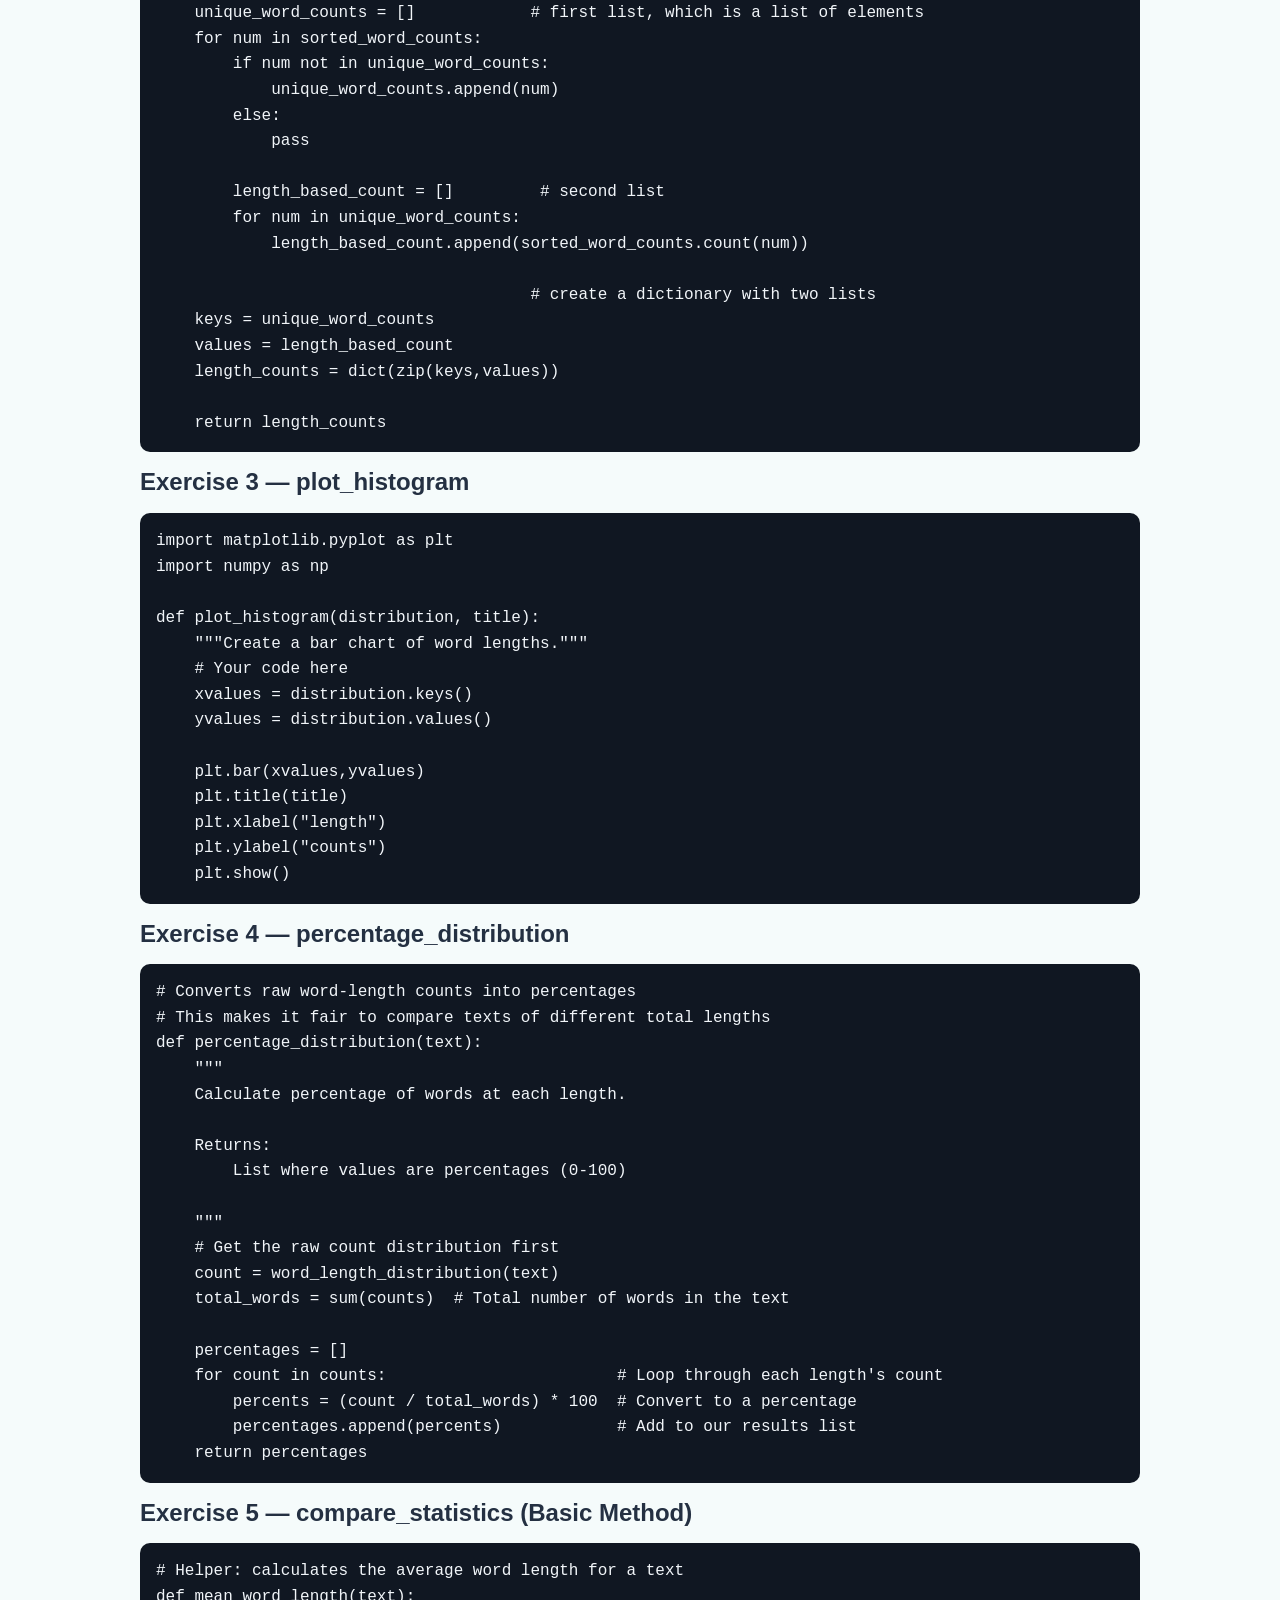
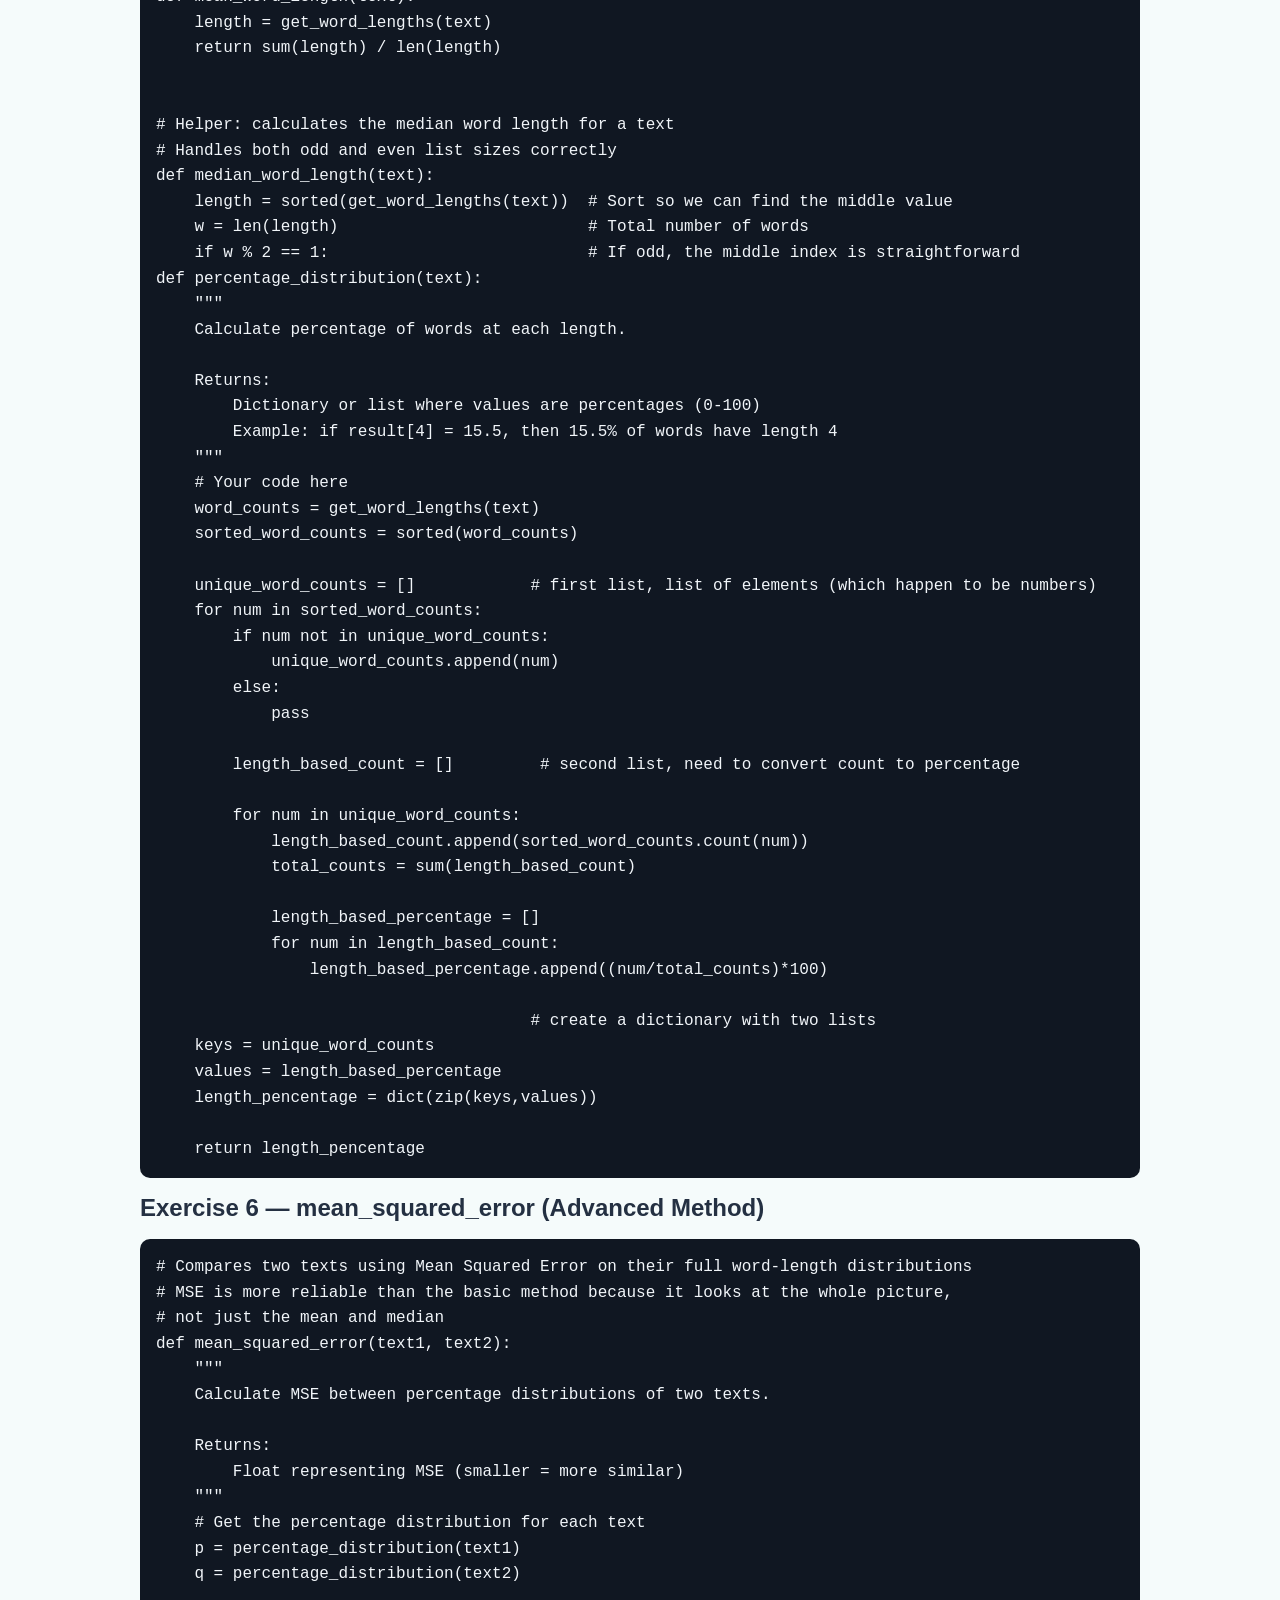
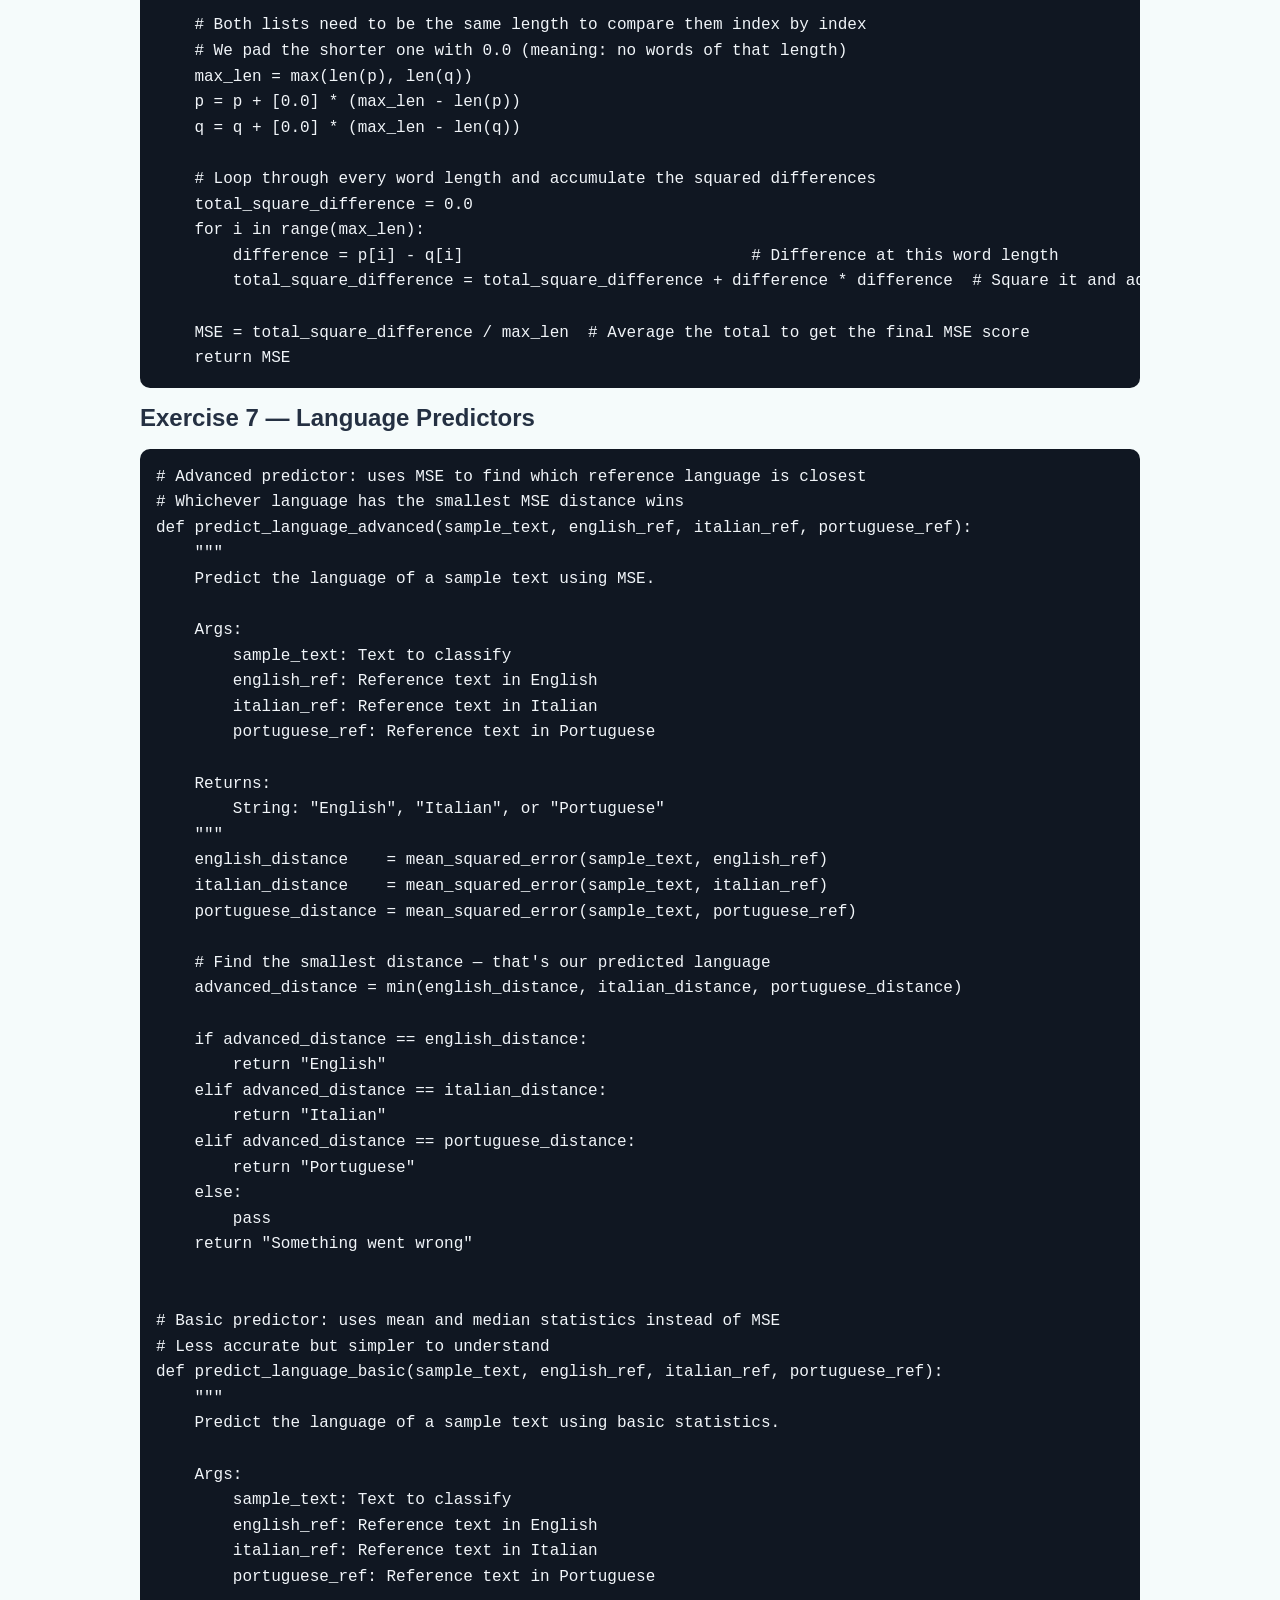
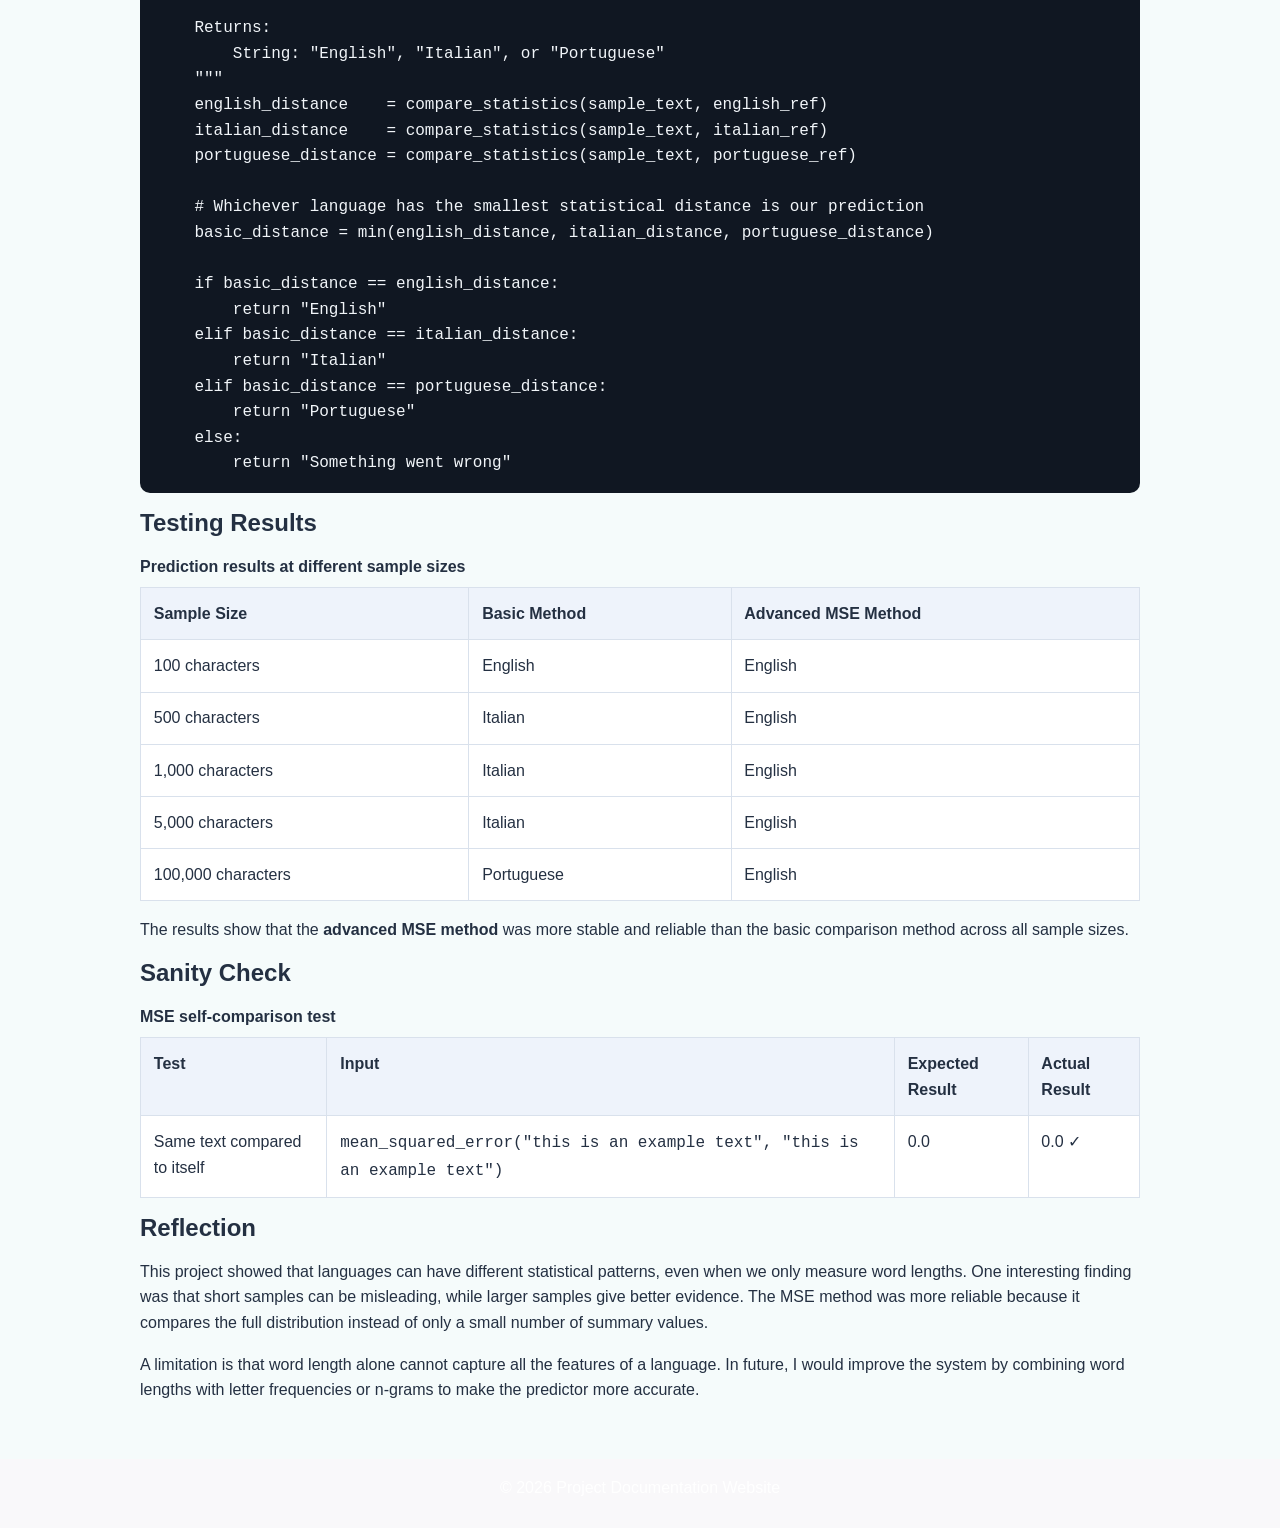
<file: language.html>
<!DOCTYPE html>
<html lang="en">
<head>
    <meta charset="UTF-8">
    <meta name="viewport" content="width=device-width, initial-scale=1.0">
    <meta name="description" content="Project 1: Language Detector">
    <title>Language Detector</title>
    <link rel="stylesheet" href="styles.css">
</head>
<body>
    <header class="site-header">
        <div class="container">
            <a href="index.html" class="logo">Project Portfolio</a>
            <nav aria-label="Main navigation">
                <ul class="nav-list">
                    <li><a href="index.html">Home</a></li>
                    <li><a href="overview.html">Overview</a></li>
                    <li><a href="neuron.html">Neuron</a></li>
                    <li><a href="language.html" class="active">Language</a></li>
                    <li><a href="digits.html">Digits</a></li>
                </ul>
            </nav>
        </div>
    </header>

    <main class="container">
        <article class="page-content">
            <h1>Language Detector</h1>
            <p>This project predicts the language based on word-length. It is somewhat counter-intutive, but is a good showcase of data based categorization.            <section>
                <h2>Purpose</h2>
                <p>The aim of the project was to explore whether simple statistics can be used to identify language. Instead of using a full dictionary or machine learning library, the program compares the lengths of words found in different texts.</p>
            </section>

            <section>
                <h2>How the Project Works</h2>
                <ol>
                    <li>Basis: calculate word lengths for each and every word from a given text; </code></li>
                    <li>Analysis: based on word-length, build distribution of word-lengths; </code></li>
                    <li>Normalize Analysis: Convert counts to percentages for a normalized distribution</code></li>
                    <li>Comparison: Compare two texts using basic statistical method - Mean Squared Error (MSE)</li>
                    <li>Prediction: compare test text with sample distribution and make predictions based on smallest difference/distance </li>
                </ol>
            </section>

            <section>
                <h2>Exercise 1 — get_word_lengths</h2>
                <pre><code># Takes a string of text and returns a list of how long each word is
# 
def get_word_lengths(text):
    """
    Extract the length of each word in a text.
    
    Args:
        text: String containing the text to analyze
        
    Returns:
        List of integers representing word lengths
    """
    words_list = text.split()
    word_counts = []
    for word in words_list:
        count = int(len(word))
        word_counts.append(count)
    return word_counts</code></pre>
            </section>

            <section>
                <h2>Exercise 2 — word_length_distribution</h2>
                <pre><code># Counts how many words exist at each possible length
# Returns a list where index 0 = count of 0-letter words, index 1 = 1-letter words, etc.
def word_length_distribution(text):
    """
    Count how many words have each length.
    
    Args:
        text: String containing the text to analyze
    
    Returns:
    You decide:
        Dictionary mapping length to count, e.g. {1: 3, 2: 5, 3: 8, ...}
        OR a list where index represents word length
    """
    # Your code here
    word_counts = get_word_lengths(text)
    sorted_word_counts = sorted(word_counts)
    
    unique_word_counts = []            # first list, which is a list of elements
    for num in sorted_word_counts:
        if num not in unique_word_counts:
            unique_word_counts.append(num)
        else:
            pass
        
        length_based_count = []         # second list
        for num in unique_word_counts:
            length_based_count.append(sorted_word_counts.count(num))

                                       # create a dictionary with two lists
    keys = unique_word_counts 
    values = length_based_count     
    length_counts = dict(zip(keys,values))   
    
    return length_counts</code></pre>
            </section>

            <section>
                <h2>Exercise 3 — plot_histogram</h2>
                <pre><code>import matplotlib.pyplot as plt
import numpy as np

def plot_histogram(distribution, title):
    """Create a bar chart of word lengths."""
    # Your code here
    xvalues = distribution.keys()
    yvalues = distribution.values()

    plt.bar(xvalues,yvalues)    
    plt.title(title)
    plt.xlabel("length")
    plt.ylabel("counts")
    plt.show()</code></pre>
            </section>

            <section>
                <h2>Exercise 4 — percentage_distribution</h2>
                <pre><code># Converts raw word-length counts into percentages
# This makes it fair to compare texts of different total lengths
def percentage_distribution(text):
    """
    Calculate percentage of words at each length.

    Returns:
        List where values are percentages (0-100)
       
    """
    # Get the raw count distribution first
    count = word_length_distribution(text)
    total_words = sum(counts)  # Total number of words in the text

    percentages = []
    for count in counts:                        # Loop through each length's count
        percents = (count / total_words) * 100  # Convert to a percentage
        percentages.append(percents)            # Add to our results list
    return percentages</code></pre>
            </section>

            <section>
                <h2>Exercise 5 — compare_statistics (Basic Method)</h2>
                <pre><code># Helper: calculates the average word length for a text
def mean_word_length(text):
    length = get_word_lengths(text)
    return sum(length) / len(length)


# Helper: calculates the median word length for a text
# Handles both odd and even list sizes correctly
def median_word_length(text):
    length = sorted(get_word_lengths(text))  # Sort so we can find the middle value
    w = len(length)                          # Total number of words
    if w % 2 == 1:                           # If odd, the middle index is straightforward
def percentage_distribution(text):
    """
    Calculate percentage of words at each length.
    
    Returns:
        Dictionary or list where values are percentages (0-100)
        Example: if result[4] = 15.5, then 15.5% of words have length 4
    """
    # Your code here
    word_counts = get_word_lengths(text)
    sorted_word_counts = sorted(word_counts)
    
    unique_word_counts = []            # first list, list of elements (which happen to be numbers)
    for num in sorted_word_counts:
        if num not in unique_word_counts:
            unique_word_counts.append(num)
        else:
            pass
        
        length_based_count = []         # second list, need to convert count to percentage
        
        for num in unique_word_counts:
            length_based_count.append(sorted_word_counts.count(num))
            total_counts = sum(length_based_count)
            
            length_based_percentage = []
            for num in length_based_count:
                length_based_percentage.append((num/total_counts)*100)

                                       # create a dictionary with two lists
    keys = unique_word_counts 
    values = length_based_percentage     
    length_pencentage = dict(zip(keys,values))   
    
    return length_pencentage</code></pre>
            </section>

            <section>
                <h2>Exercise 6 — mean_squared_error (Advanced Method)</h2>
                <pre><code># Compares two texts using Mean Squared Error on their full word-length distributions
# MSE is more reliable than the basic method because it looks at the whole picture,
# not just the mean and median
def mean_squared_error(text1, text2):
    """
    Calculate MSE between percentage distributions of two texts.

    Returns:
        Float representing MSE (smaller = more similar)
    """
    # Get the percentage distribution for each text
    p = percentage_distribution(text1)
    q = percentage_distribution(text2)

    # Both lists need to be the same length to compare them index by index
    # We pad the shorter one with 0.0 (meaning: no words of that length)
    max_len = max(len(p), len(q))
    p = p + [0.0] * (max_len - len(p))
    q = q + [0.0] * (max_len - len(q))

    # Loop through every word length and accumulate the squared differences
    total_square_difference = 0.0
    for i in range(max_len):
        difference = p[i] - q[i]                              # Difference at this word length
        total_square_difference = total_square_difference + difference * difference  # Square it and add

    MSE = total_square_difference / max_len  # Average the total to get the final MSE score
    return MSE</code></pre>
            </section>

            <section>
                <h2>Exercise 7 — Language Predictors</h2>
                <pre><code># Advanced predictor: uses MSE to find which reference language is closest
# Whichever language has the smallest MSE distance wins
def predict_language_advanced(sample_text, english_ref, italian_ref, portuguese_ref):
    """
    Predict the language of a sample text using MSE.

    Args:
        sample_text: Text to classify
        english_ref: Reference text in English
        italian_ref: Reference text in Italian
        portuguese_ref: Reference text in Portuguese

    Returns:
        String: "English", "Italian", or "Portuguese"
    """
    english_distance    = mean_squared_error(sample_text, english_ref)
    italian_distance    = mean_squared_error(sample_text, italian_ref)
    portuguese_distance = mean_squared_error(sample_text, portuguese_ref)

    # Find the smallest distance — that's our predicted language
    advanced_distance = min(english_distance, italian_distance, portuguese_distance)

    if advanced_distance == english_distance:
        return "English"
    elif advanced_distance == italian_distance:
        return "Italian"
    elif advanced_distance == portuguese_distance:
        return "Portuguese"
    else:
        pass
    return "Something went wrong"


# Basic predictor: uses mean and median statistics instead of MSE
# Less accurate but simpler to understand
def predict_language_basic(sample_text, english_ref, italian_ref, portuguese_ref):
    """
    Predict the language of a sample text using basic statistics.

    Args:
        sample_text: Text to classify
        english_ref: Reference text in English
        italian_ref: Reference text in Italian
        portuguese_ref: Reference text in Portuguese

    Returns:
        String: "English", "Italian", or "Portuguese"
    """
    english_distance    = compare_statistics(sample_text, english_ref)
    italian_distance    = compare_statistics(sample_text, italian_ref)
    portuguese_distance = compare_statistics(sample_text, portuguese_ref)

    # Whichever language has the smallest statistical distance is our prediction
    basic_distance = min(english_distance, italian_distance, portuguese_distance)

    if basic_distance == english_distance:
        return "English"
    elif basic_distance == italian_distance:
        return "Italian"
    elif basic_distance == portuguese_distance:
        return "Portuguese"
    else:
        return "Something went wrong"</code></pre>
            </section>

            <section>
                <h2>Testing Results</h2>
                <table>
                    <caption>Prediction results at different sample sizes</caption>
                    <thead>
                    <tr>
                    <th>Sample Size</th>
                    <th>Basic Method</th>
                    <th>Advanced MSE Method</th>
                    </tr>
                    </thead>
                    <tbody>
                    <tr><td>100 characters</td><td>English</td><td>English</td></tr>
                    <tr><td>500 characters</td><td>Italian</td><td>English</td></tr>
                    <tr><td>1,000 characters</td><td>Italian</td><td>English</td></tr>
                    <tr><td>5,000 characters</td><td>Italian</td><td>English</td></tr>
                    <tr><td>100,000 characters</td><td>Portuguese</td><td>English</td></tr>
                    </tbody>
                </table>
                <p>The results show that the <strong>advanced MSE method</strong> was more stable and reliable than the basic comparison method across all sample sizes.</p>
            </section>

            <section>
                <h2>Sanity Check</h2>
                <table>
                    <caption>MSE self-comparison test</caption>
                    <thead>
                    <tr>
                    <th>Test</th>
                    <th>Input</th>
                    <th>Expected Result</th>
                    <th>Actual Result</th>
                    </tr>
                    </thead>
                    <tbody>
                    <tr>
                    <td>Same text compared to itself</td>
                    <td><code>mean_squared_error("this is an example text", "this is an example text")</code></td>
                    <td>0.0</td>
                    <td>0.0 ✓</td>
                    </tr>
                    </tbody>
                </table>
            </section>

            <section>
                <h2>Reflection</h2>
                <p>This project showed that languages can have different statistical patterns, even when we only measure word lengths. One interesting finding was that short samples can be misleading, while larger samples give better evidence. The MSE method was more reliable because it compares the full distribution instead of only a small number of summary values.</p>
                <p>A limitation is that word length alone cannot capture all the features of a language. In future, I would improve the system by combining word lengths with letter frequencies or n-grams to make the predictor more accurate.</p>
            </section>
        </article>
    </main>

    <footer class="site-footer">
        <div class="container">
            <p>© 2026 Project Documentation Website</p>
        </div>
    </footer>
</body>
</html>
</file>
<file: styles.css>
:root {
    --primary: #f9f8fa;
    --secondary: #35518a;
    --accent: #2f80ed;
    --accent-dark: #1d5fc1;
    --background: #f5fbfb;
    --surface: #ffffff;
    --text: #243042;
    --muted: #5c6b80;
    --border: #d9e1ec;
    --radius: 10px;
    --shadow: 0 4px 14px rgba(0, 0, 0, 0.08);
    --max-width: 1000px;
    --font-main: "Segoe UI", Tahoma, Geneva, Verdana, sans-serif;
}

* {
    box-sizing: border-box;
    margin: 0;
    padding: 0;
}

body {
    font-family: var(--font-main);
    line-height: 1.6;
    color: var(--text);
    background: var(--background);
    display: flex;
    flex-direction: column;
    min-height: 100vh;
}

.container {
    width: min(100% - 2rem, var(--max-width));
    margin: 0 auto;
}

.site-header {
    background: var(--primary);
    position: sticky;
    top: 0;
    z-index: 100;
}

.site-header .container {
    display: flex;
    justify-content: space-between;
    align-items: center;
    gap: 1rem;
    padding: 1rem 0;
}

.logo {
    color: #fff;
    font-weight: 700;
    text-decoration: none;
    font-size: 1.2rem;
}

.nav-list {
    list-style: none;
    display: flex;
    gap: 1rem;
    flex-wrap: wrap;
}

.nav-list a {
    color: #fff;
    text-decoration: none;
    padding: 0.4rem 0.7rem;
    border-radius: 8px;
}

.nav-list a:hover,
.nav-list a.active {
    background: var(--accent);
}

.hero {
    background: linear-gradient(155deg, var(--secondary), var(--accent));
    color: #fff;
    padding: 4rem 0;
    text-align: center;
}

.hero h1 {
    font-size: 3.5rem;
    margin-bottom: 1rem;
}

.hero p {
    max-width: 700px;
    margin: 0 auto 1.2rem;
}

.section,
.page-content {
    padding: 2.5rem 0;
}

.alt-section {
    background: #eef3fb;
}

h1,
h2,
h3 {
    margin-bottom: 1rem;
    line-height: 1.2;
}

p,
ul,
ol,
table,
pre {
    margin-bottom: 1rem;
}

ul,
ol {
    padding-left: 1.5rem;
}

.card-grid {
    display: grid;
    grid-template-columns: repeat(auto-fit, minmax(220px, 1fr));
    gap: 1.25rem;
}

.card {
    background: var(--surface);
    border: 1px solid var(--border);
    border-radius: var(--radius);
    padding: 1.25rem;
    box-shadow: var(--shadow);
}

.btn {
    display: inline-block;
    background: var(--accent);
    color: #fff;
    text-decoration: none;
    padding: 0.7rem 1rem;
    border-radius: 8px;
    font-weight: 800;
}

.btn:hover {
    background: var(--accent-dark);
}

table {
    width: 100%;
    border-collapse: collapse;
    background: var(--surface);
    border: 1px solid var(--border);
}

caption {
    caption-side: top;
    text-align: left;
    font-weight: 700;
    margin-bottom: 0.5rem;
}

th,
td {
    padding: 0.8rem;
    border: 1px solid var(--border);
    text-align: left;
    vertical-align: top;
}

th {
    background: #eef3fb;
}

pre {
    background: #101722;
    color: #f1f5f9;
    padding: 1rem;
    border-radius: 10px;
    overflow-x: auto;
}

code {
    font-family: Consolas, Monaco, monospace;
}

.site-footer {
    margin-top: auto;
    background: var(--primary);
    color: #fff;
    text-align: center;
    padding: 1rem 0;
}

a {
    color: var(--accent-dark);
}

@media (max-width: 768px) {
    .site-header .container {
        flex-direction: column;
        align-items: flex-start;
    }

    .hero h1 {
        font-size: 1.9rem;
    }
}
</file>
